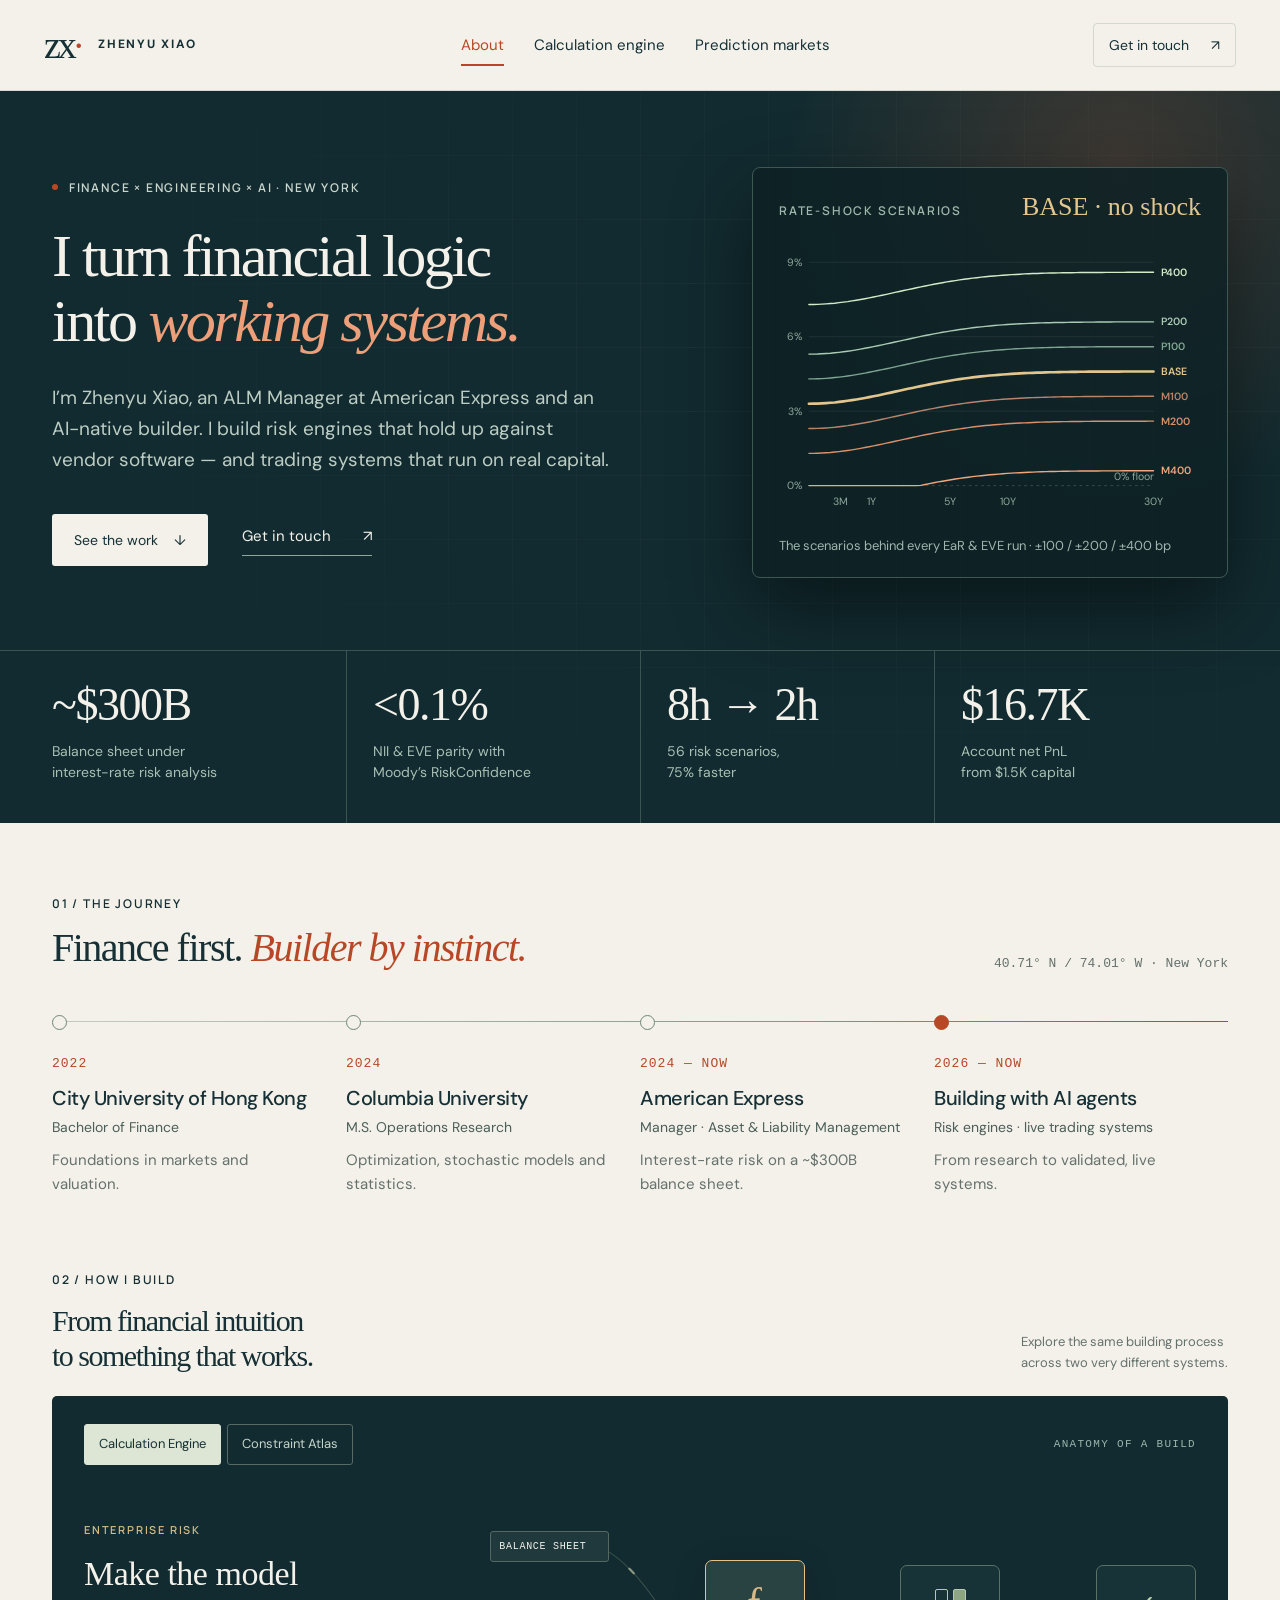
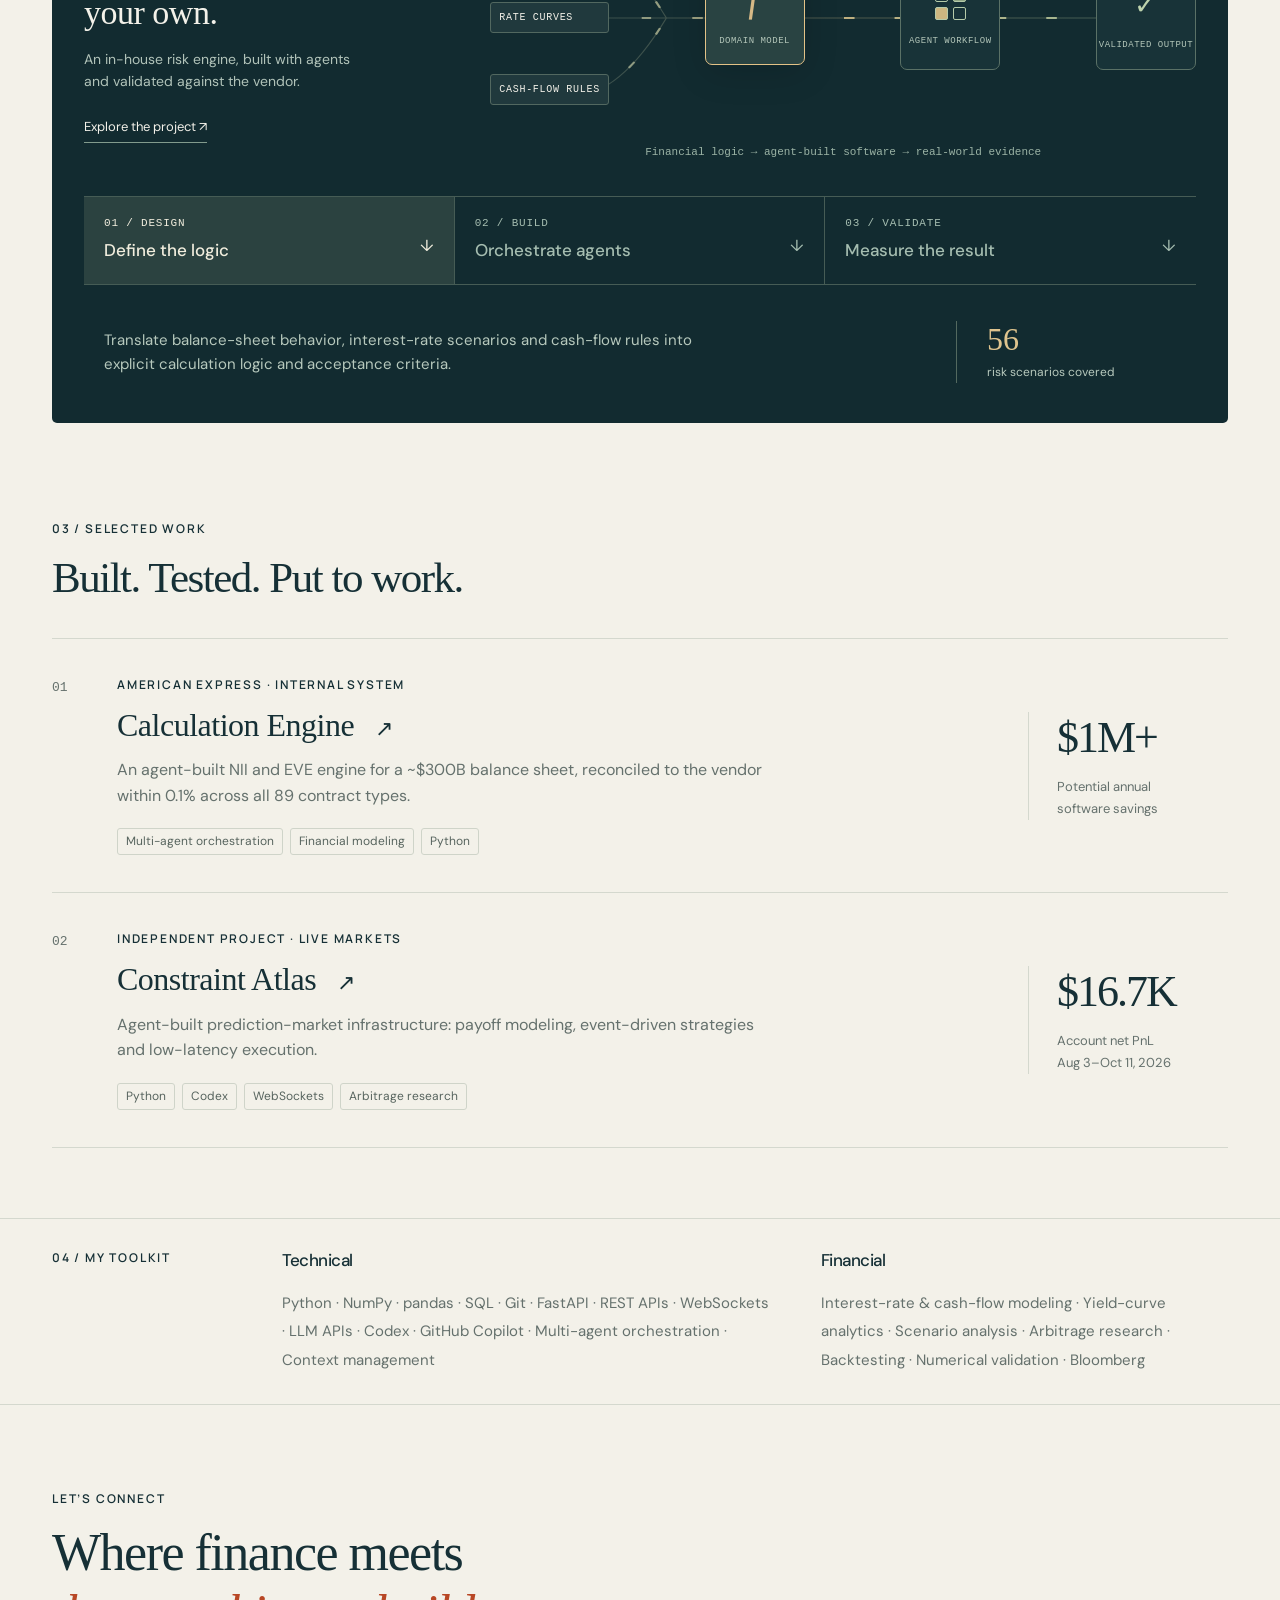
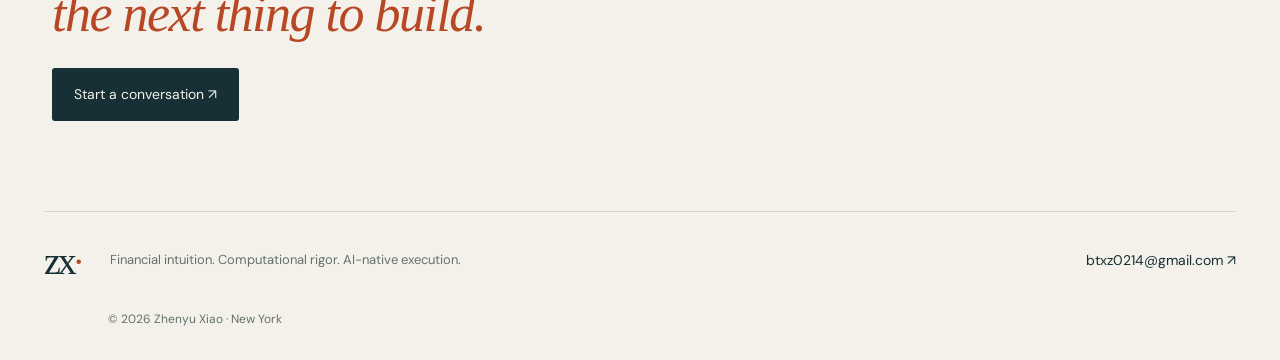
<file: index.html>
<!doctype html><html lang="en"><head><meta charset="utf-8"><meta name="viewport" content="width=device-width, initial-scale=1"><meta name="description" content="Zhenyu Xiao — finance, AI agents and systems that work in real markets."><meta name="theme-color" content="#eeede6"><title>About — Zhenyu Xiao</title><link rel="icon" href="icon.svg" type="image/svg+xml"><link rel="stylesheet" href="style.css"><script src="data.js" defer></script><script src="app.js" defer></script></head><body><a class="skip" href="#main">Skip to content</a><header class="header"><a class="identity" href="index.html" aria-label="Zhenyu Xiao home"><span class="monogram">zx<span>·</span></span><span class="identity-name">ZHENYU XIAO</span></a><nav aria-label="Main navigation"><a href="index.html" aria-current="page">About</a><a href="calculation-engine.html" >Calculation engine</a><a href="polymarket.html" >Prediction markets</a></nav><a class="contact" href="mailto:btxz0214@gmail.com">Get in touch <span>↗</span></a></header><main id="main"><section class="hero-x" aria-labelledby="hero-title"><div class="hero-glow" aria-hidden="true"></div><div class="wrap hero-layout"><div class="hero-copy"><div class="eyebrow"><span class="status-dot"></span> FINANCE × ENGINEERING × AI · NEW YORK</div><h1 id="hero-title">I turn financial logic<br>into <em>working systems.</em></h1><p>I’m Zhenyu Xiao, an ALM Manager at American Express and an AI-native builder. I build risk engines that hold up against vendor software — and trading systems that run on real capital.</p><div class="hero-actions"><a class="button button-light" href="#work">See the work <span>↓</span></a><a class="text-link" href="mailto:btxz0214@gmail.com">Get in touch <span>↗</span></a></div></div><figure class="curve-card"><figcaption><span class="eyebrow">RATE-SHOCK SCENARIOS</span><strong id="curve-readout">BASE</strong></figcaption><div id="hero-curve" class="hero-curve" role="img" aria-label="Illustrative yield curve with parallel shocks of plus and minus 100, 200 and 400 basis points, floored at zero."></div><p>The scenarios behind every EaR &amp; EVE run · ±100 / ±200 / ±400 bp</p></figure></div><div class="wrap proof"><div><strong data-count="300" data-prefix="~$" data-suffix="B">~$300B</strong><span>Balance sheet under<br>interest-rate risk analysis</span></div><div><strong>&lt;0.1%</strong><span>NII &amp; EVE parity with<br>Moody’s RiskConfidence</span></div><div><strong>8h → 2h</strong><span>56 risk scenarios,<br>75% faster</span></div><div><strong data-count="16.7" data-dec="1" data-prefix="$" data-suffix="K">$16.7K</strong><span>Account net PnL<br>from $1.5K capital</span></div></div></section>
<section class="wrap journey-x" id="journey"><div class="journey-head"><div><span class="eyebrow">01 / THE JOURNEY</span><h2>Finance first. <em>Builder by instinct.</em></h2></div><span class="coords">40.71° N / 74.01° W · New York</span></div><ol class="track"><li><time>2022</time><h3>City University of Hong Kong</h3><span>Bachelor of Finance</span><p>Foundations in markets and valuation.</p></li><li><time>2024</time><h3>Columbia University</h3><span>M.S. Operations Research</span><p>Optimization, stochastic models and statistics.</p></li><li><time>2024 — NOW</time><h3>American Express</h3><span>Manager · Asset &amp; Liability Management</span><p>Interest-rate risk on a ~$300B balance sheet.</p></li><li class="now"><time>2026 — NOW</time><h3>Building with AI agents</h3><span>Risk engines · live trading systems</span><p>From research to validated, live systems.</p></li></ol></section>
<section class="workbench wrap" id="workbench"><div class="field-head"><div><span class="eyebrow">02 / HOW I BUILD</span><h2>From financial intuition<br>to something that works.</h2></div><p>Explore the same building process<br>across two very different systems.</p></div><div class="build-board"><div class="board-nav"><div class="project-toggle" role="group" aria-label="Choose system"><button data-system="engine" aria-pressed="true">Calculation Engine</button><button data-system="poly" aria-pressed="false">Constraint Atlas</button></div><span class="board-label">ANATOMY OF A BUILD</span></div><div class="board-body"><div class="board-story" aria-live="polite"><span class="eyebrow" id="system-category">ENTERPRISE RISK</span><h3 id="system-title">Make the model<br>your own.</h3><p id="system-intro">An in-house risk engine, built with agents and validated against the vendor.</p><a id="system-link" href="calculation-engine.html">Explore the project ↗</a></div><div class="system-drawing"><div class="input-stack"><span id="input-one">BALANCE SHEET</span><span id="input-two">RATE CURVES</span><span id="input-three">CASH-FLOW RULES</span></div><svg class="signal-paths" viewBox="0 0 600 240" preserveAspectRatio="none" aria-hidden="true"><defs><linearGradient id="signal-color"><stop stop-color="#77978b"/><stop offset=".5" stop-color="#d9c38b"/><stop offset="1" stop-color="#aacfa9"/></linearGradient></defs><path d="M0 35 H70 Q110 35 150 120 H600 M0 120 H600 M0 205 H70 Q110 205 150 120"/><path class="signal-flow" d="M0 35 H70 Q110 35 150 120 H600 M0 120 H600 M0 205 H70 Q110 205 150 120"/></svg><div class="model-chip"><span>ƒ</span><small>DOMAIN MODEL</small></div><div class="agent-chip"><div class="agent-tiles"><i></i><i></i><i></i><i></i></div><small>AGENT WORKFLOW</small></div><div class="result-chip"><span>✓</span><small>VALIDATED OUTPUT</small></div><div class="drawing-caption">Financial logic → agent-built software → real-world evidence</div></div></div><div class="build-stages" role="group" aria-label="Explore development stages"><button data-stage="0" aria-pressed="true"><small>01 / DESIGN</small><strong>Define the logic</strong><span>↓</span></button><button data-stage="1" aria-pressed="false"><small>02 / BUILD</small><strong>Orchestrate agents</strong><span>↓</span></button><button data-stage="2" aria-pressed="false"><small>03 / VALIDATE</small><strong>Measure the result</strong><span>↓</span></button></div><div class="stage-detail" aria-live="polite"><p id="stage-copy">Translate balance-sheet behavior, interest-rate scenarios and cash-flow rules into explicit calculation logic and acceptance criteria.</p><div><strong id="stage-metric">56</strong><span id="stage-unit">risk scenarios covered</span></div></div></div></section>
<section class="wrap selected" id="work"><div class="section-heading"><span class="eyebrow">03 / SELECTED WORK</span><h2>Built. Tested. Put to work.</h2></div><a class="project-row" href="calculation-engine.html"><span class="project-index">01</span><div><span class="eyebrow">AMERICAN EXPRESS · INTERNAL SYSTEM</span><h3>Calculation Engine <span>↗</span></h3><p>An agent-built NII and EVE engine for a ~$300B balance sheet, reconciled to the vendor within 0.1% across all 89 contract types.</p><div class="tags"><span>Multi-agent orchestration</span><span>Financial modeling</span><span>Python</span></div></div><div class="project-number"><strong>$1M+</strong><span>Potential annual<br>software savings</span></div></a><a class="project-row" href="polymarket.html"><span class="project-index">02</span><div><span class="eyebrow">INDEPENDENT PROJECT · LIVE MARKETS</span><h3>Constraint Atlas <span>↗</span></h3><p>Agent-built prediction-market infrastructure: payoff modeling, event-driven strategies and low-latency execution.</p><div class="tags"><span>Python</span><span>Codex</span><span>WebSockets</span><span>Arbitrage research</span></div></div><div class="project-number"><strong>$16.7K</strong><span>Account net PnL<br>Aug 3–Oct 11, 2026</span></div></a></section>
<section class="skills wrap"><span class="eyebrow">04 / MY TOOLKIT</span><div><h3>Technical</h3><p>Python · NumPy · pandas · SQL · Git · FastAPI · REST APIs · WebSockets · LLM APIs · Codex · GitHub Copilot · Multi-agent orchestration · Context management</p></div><div><h3>Financial</h3><p>Interest-rate & cash-flow modeling · Yield-curve analytics · Scenario analysis · Arbitrage research · Backtesting · Numerical validation · Bloomberg</p></div></section><section class="outro wrap"><span class="eyebrow">LET’S CONNECT</span><h2>Where finance meets<br><em>the next thing to build.</em></h2><a class="button" href="mailto:btxz0214@gmail.com">Start a conversation ↗</a></section></main><footer><a class="monogram" href="index.html">zx<span>·</span></a><p>Financial intuition. Computational rigor. AI-native execution.</p><a href="mailto:btxz0214@gmail.com">btxz0214@gmail.com ↗</a><small>© 2026 Zhenyu Xiao · New York</small></footer></body></html>
</file>
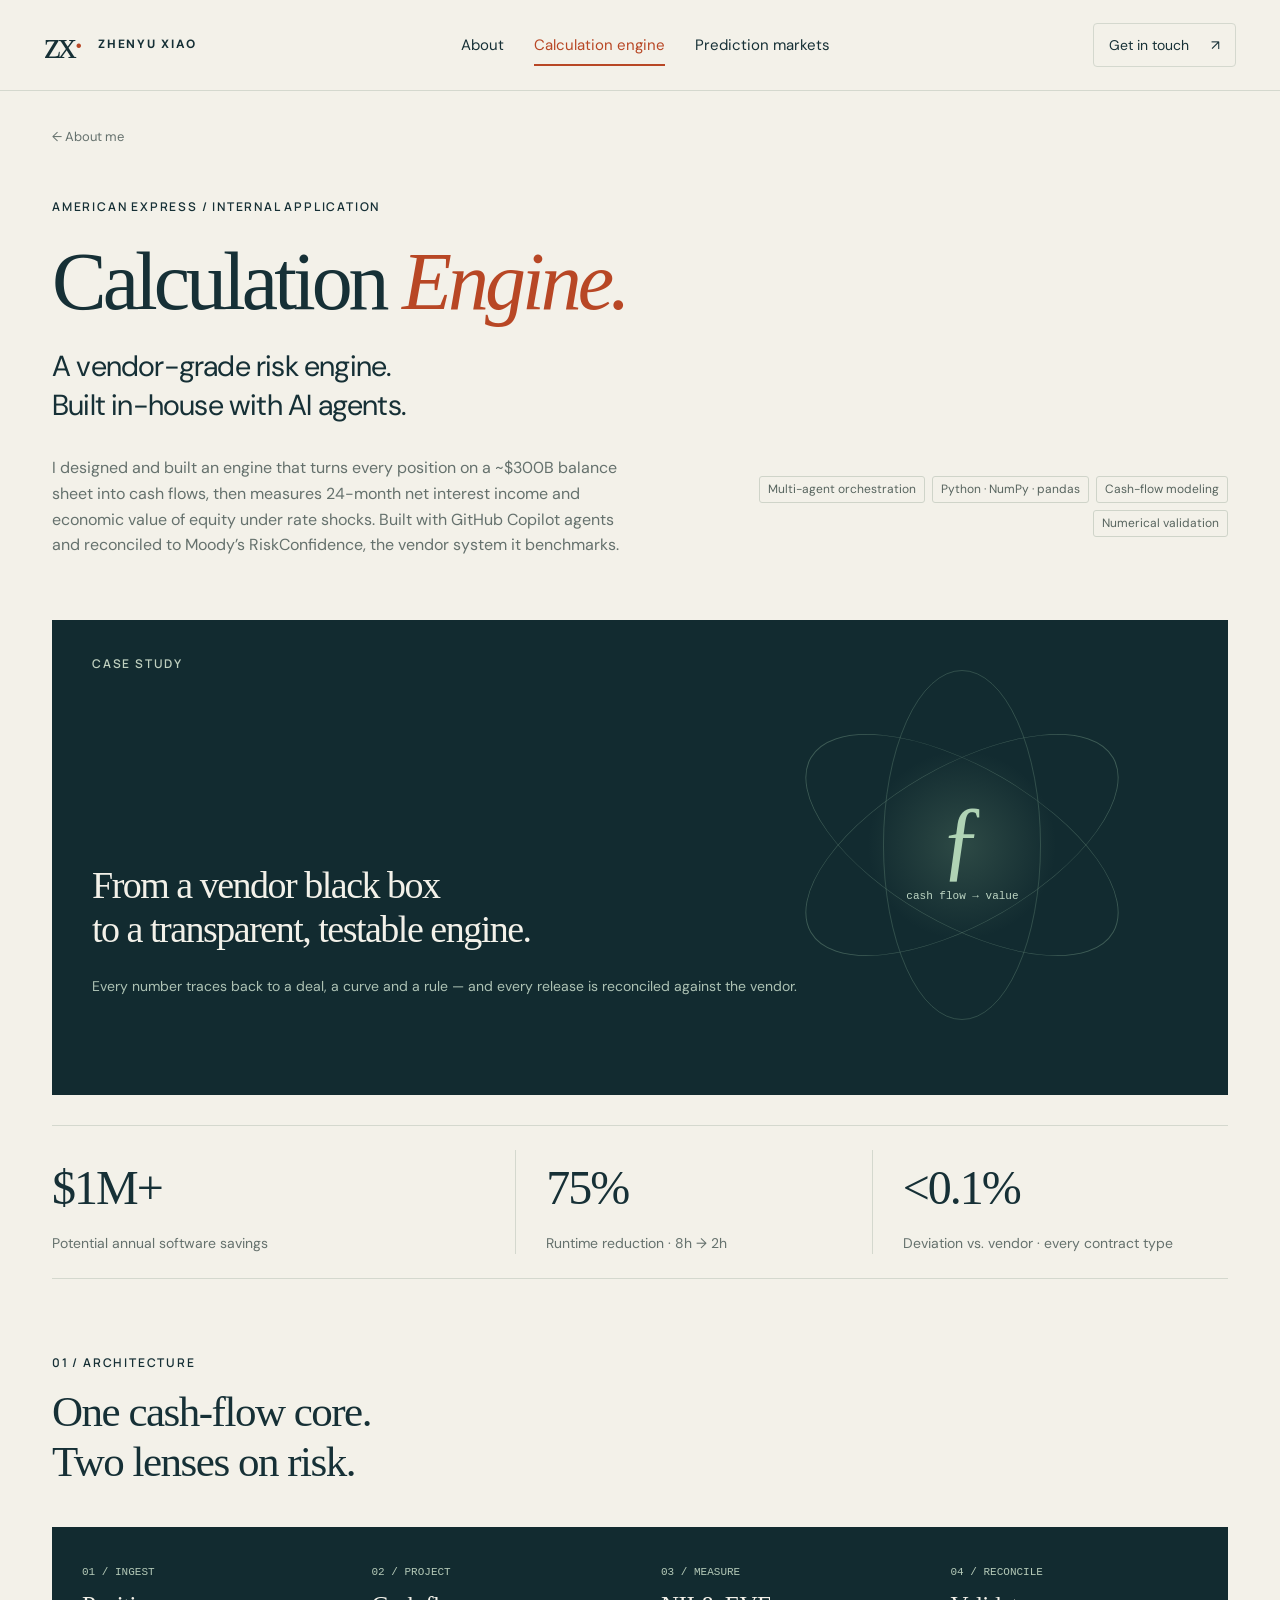
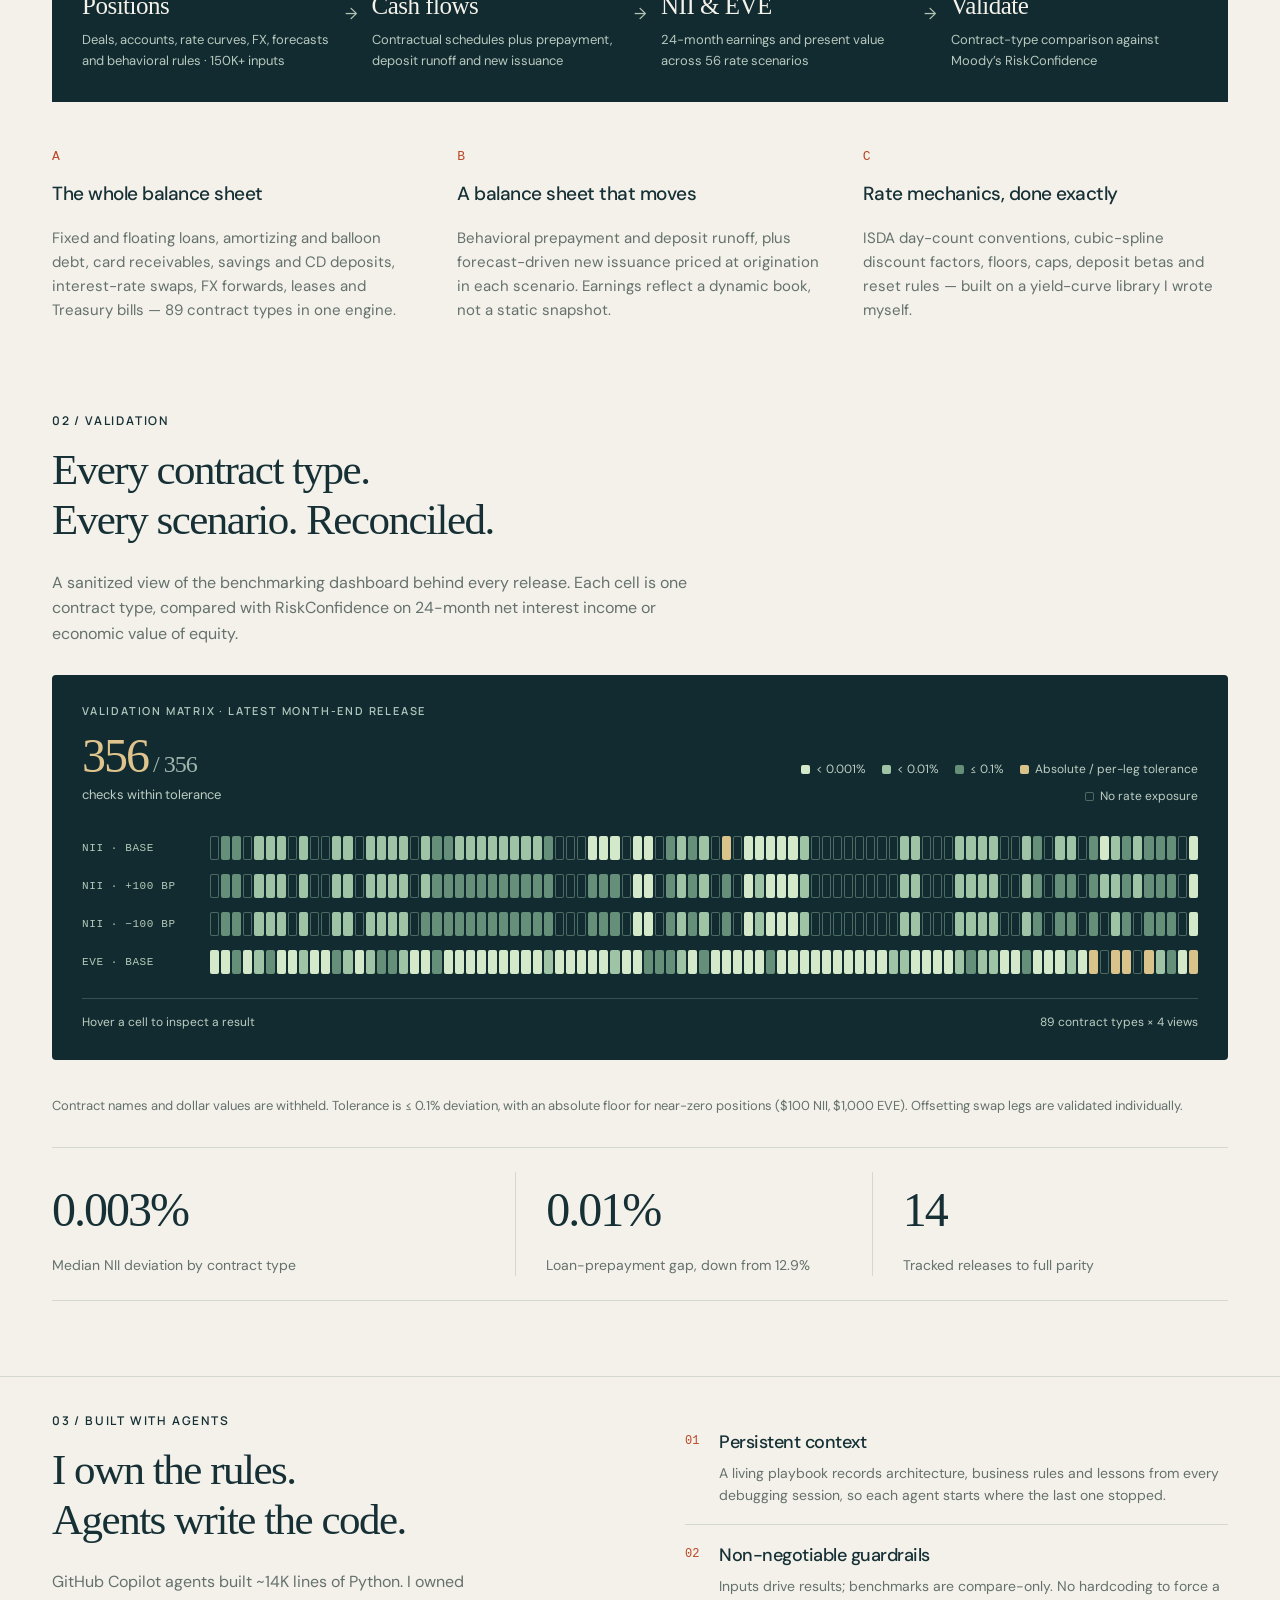
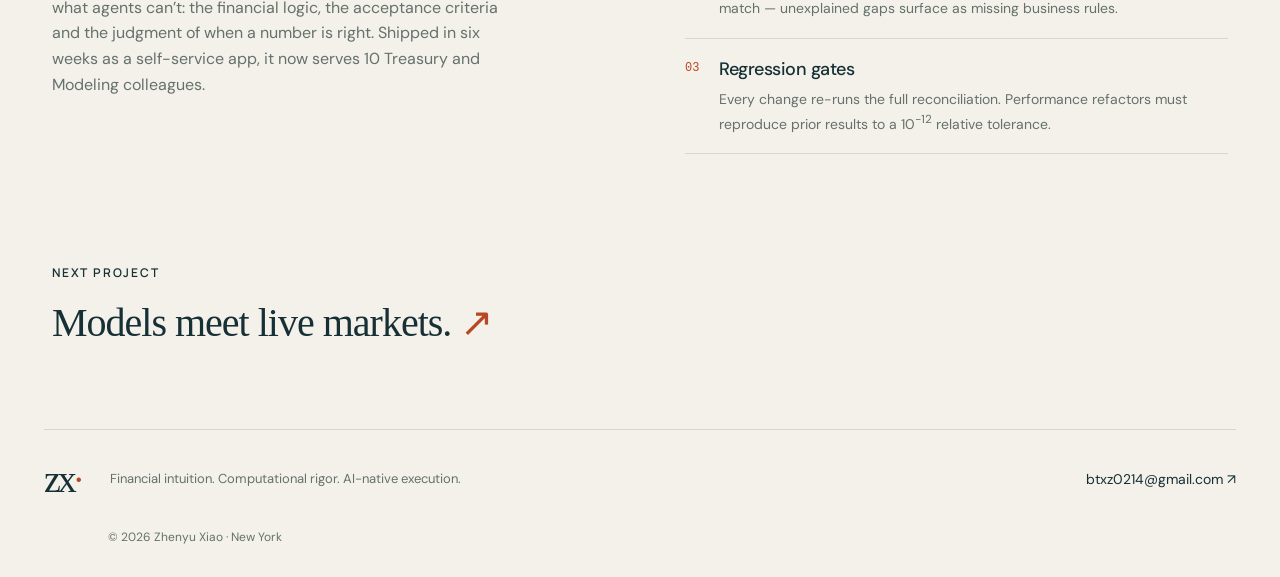
<file: calculation-engine.html>
<!doctype html><html lang="en"><head><meta charset="utf-8"><meta name="viewport" content="width=device-width, initial-scale=1"><meta name="description" content="Zhenyu Xiao — finance, AI agents and systems that work in real markets."><meta name="theme-color" content="#eeede6"><title>Calculation Engine — Zhenyu Xiao</title><link rel="icon" href="icon.svg" type="image/svg+xml"><link rel="stylesheet" href="style.css"><script src="data.js" defer></script><script src="app.js" defer></script></head><body><a class="skip" href="#main">Skip to content</a><header class="header"><a class="identity" href="index.html" aria-label="Zhenyu Xiao home"><span class="monogram">zx<span>·</span></span><span class="identity-name">ZHENYU XIAO</span></a><nav aria-label="Main navigation"><a href="index.html" >About</a><a href="calculation-engine.html" aria-current="page">Calculation engine</a><a href="polymarket.html" >Prediction markets</a></nav><a class="contact" href="mailto:btxz0214@gmail.com">Get in touch <span>↗</span></a></header><main id="main"><section class="wrap project-hero"><a class="back" href="index.html">← About me</a><div class="eyebrow">AMERICAN EXPRESS / INTERNAL APPLICATION</div><h1>Calculation <em>Engine.</em></h1><p class="project-deck">A vendor-grade risk engine.<br>Built in-house with AI agents.</p><div class="project-intro"><p>I designed and built an engine that turns every position on a ~$300B balance sheet into cash flows, then measures 24-month net interest income and economic value of equity under rate shocks. Built with GitHub Copilot agents and reconciled to Moody’s RiskConfidence, the vendor system it benchmarks.</p><div class="tags"><span>Multi-agent orchestration</span><span>Python · NumPy · pandas</span><span>Cash-flow modeling</span><span>Numerical validation</span></div></div></section><section class="wrap"><div class="engine-cover"><span class="eyebrow">CASE STUDY</span><div class="engine-art" aria-hidden="true"><div class="engine-orbit orbit-a"></div><div class="engine-orbit orbit-b"></div><div class="engine-orbit orbit-c"></div><div class="engine-core">ƒ<span>cash flow → value</span></div></div><h2>From a vendor black box<br>to a transparent, testable engine.</h2><p>Every number traces back to a deal, a curve and a rule — and every release is reconciled against the vendor.</p></div><div class="metrics engine-metrics"><div><strong>$1M+</strong><p>Potential annual software savings</p></div><div><strong>75%</strong><p>Runtime reduction · 8h → 2h</p></div><div><strong>&lt;0.1%</strong><p>Deviation vs. vendor · every contract type</p></div></div></section>
<section class="wrap engineering"><div class="section-heading"><span class="eyebrow">01 / ARCHITECTURE</span><h2>One cash-flow core.<br>Two lenses on risk.</h2></div><div class="architecture"><div><span>01 / INGEST</span><h3>Positions</h3><p>Deals, accounts, rate curves, FX, forecasts and behavioral rules · 150K+ inputs</p></div><i>→</i><div><span>02 / PROJECT</span><h3>Cash flows</h3><p>Contractual schedules plus prepayment, deposit runoff and new issuance</p></div><i>→</i><div><span>03 / MEASURE</span><h3>NII &amp; EVE</h3><p>24-month earnings and present value across 56 rate scenarios</p></div><i>→</i><div><span>04 / RECONCILE</span><h3>Validate</h3><p>Contract-type comparison against Moody’s RiskConfidence</p></div></div><div class="engineering-grid"><article><span class="small-index">A</span><h3>The whole balance sheet</h3><p>Fixed and floating loans, amortizing and balloon debt, card receivables, savings and CD deposits, interest-rate swaps, FX forwards, leases and Treasury bills — 89 contract types in one engine.</p></article><article><span class="small-index">B</span><h3>A balance sheet that moves</h3><p>Behavioral prepayment and deposit runoff, plus forecast-driven new issuance priced at origination in each scenario. Earnings reflect a dynamic book, not a static snapshot.</p></article><article><span class="small-index">C</span><h3>Rate mechanics, done exactly</h3><p>ISDA day-count conventions, cubic-spline discount factors, floors, caps, deposit betas and reset rules — built on a yield-curve library I wrote myself.</p></article></div></section>
<section class="wrap validation"><div class="section-heading"><span class="eyebrow">02 / VALIDATION</span><h2>Every contract type.<br>Every scenario. Reconciled.</h2></div><p class="validation-intro">A sanitized view of the benchmarking dashboard behind every release. Each cell is one contract type, compared with RiskConfidence on 24-month net interest income or economic value of equity.</p><div class="chart-panel matrix-panel"><div class="matrix-head"><div><span class="eyebrow">VALIDATION MATRIX · LATEST MONTH-END RELEASE</span><strong>356<small> / 356</small></strong><p>checks within tolerance</p></div><div class="matrix-legend" aria-hidden="true"><span><i class="c0"></i>&lt; 0.001%</span><span><i class="c1"></i>&lt; 0.01%</span><span><i class="c2"></i>≤ 0.1%</span><span><i class="c3"></i>Absolute / per-leg tolerance</span><span><i class="cz"></i>No rate exposure</span></div></div><div id="validation-matrix" class="matrix" role="img" aria-label="Validation matrix of 89 contract types across NII base, plus 100 and minus 100 basis-point scenarios, and EVE. All 356 checks are within tolerance."></div><div class="matrix-readout"><span id="matrix-readout" aria-live="polite">Hover a cell to inspect a result</span><span>89 contract types × 4 views</span></div></div><p class="method-note">Contract names and dollar values are withheld. Tolerance is ≤ 0.1% deviation, with an absolute floor for near-zero positions ($100 NII, $1,000 EVE). Offsetting swap legs are validated individually.</p><div class="metrics validation-metrics"><div><strong>0.003%</strong><p>Median NII deviation by contract type</p></div><div><strong>0.01%</strong><p>Loan-prepayment gap, down from 12.9%</p></div><div><strong>14</strong><p>Tracked releases to full parity</p></div></div></section>
<section class="agent-section wrap"><div><span class="eyebrow">03 / BUILT WITH AGENTS</span><h2>I own the rules.<br>Agents write the code.</h2><p>GitHub Copilot agents built ~14K lines of Python. I owned what agents can’t: the financial logic, the acceptance criteria and the judgment of when a number is right. Shipped in six weeks as a self-service app, it now serves 10 Treasury and Modeling colleagues.</p></div><ol class="agent-loop"><li><span>01</span><div><h3>Persistent context</h3><p>A living playbook records architecture, business rules and lessons from every debugging session, so each agent starts where the last one stopped.</p></div></li><li><span>02</span><div><h3>Non-negotiable guardrails</h3><p>Inputs drive results; benchmarks are compare-only. No hardcoding to force a match — unexplained gaps surface as missing business rules.</p></div></li><li><span>03</span><div><h3>Regression gates</h3><p>Every change re-runs the full reconciliation. Performance refactors must reproduce prior results to a 10<sup>−12</sup> relative tolerance.</p></div></li></ol></section>
<section class="next-project wrap"><span class="eyebrow">NEXT PROJECT</span><a href="polymarket.html">Models meet live markets. <span>↗</span></a></section></main><footer><a class="monogram" href="index.html">zx<span>·</span></a><p>Financial intuition. Computational rigor. AI-native execution.</p><a href="mailto:btxz0214@gmail.com">btxz0214@gmail.com ↗</a><small>© 2026 Zhenyu Xiao · New York</small></footer></body></html>
</file>
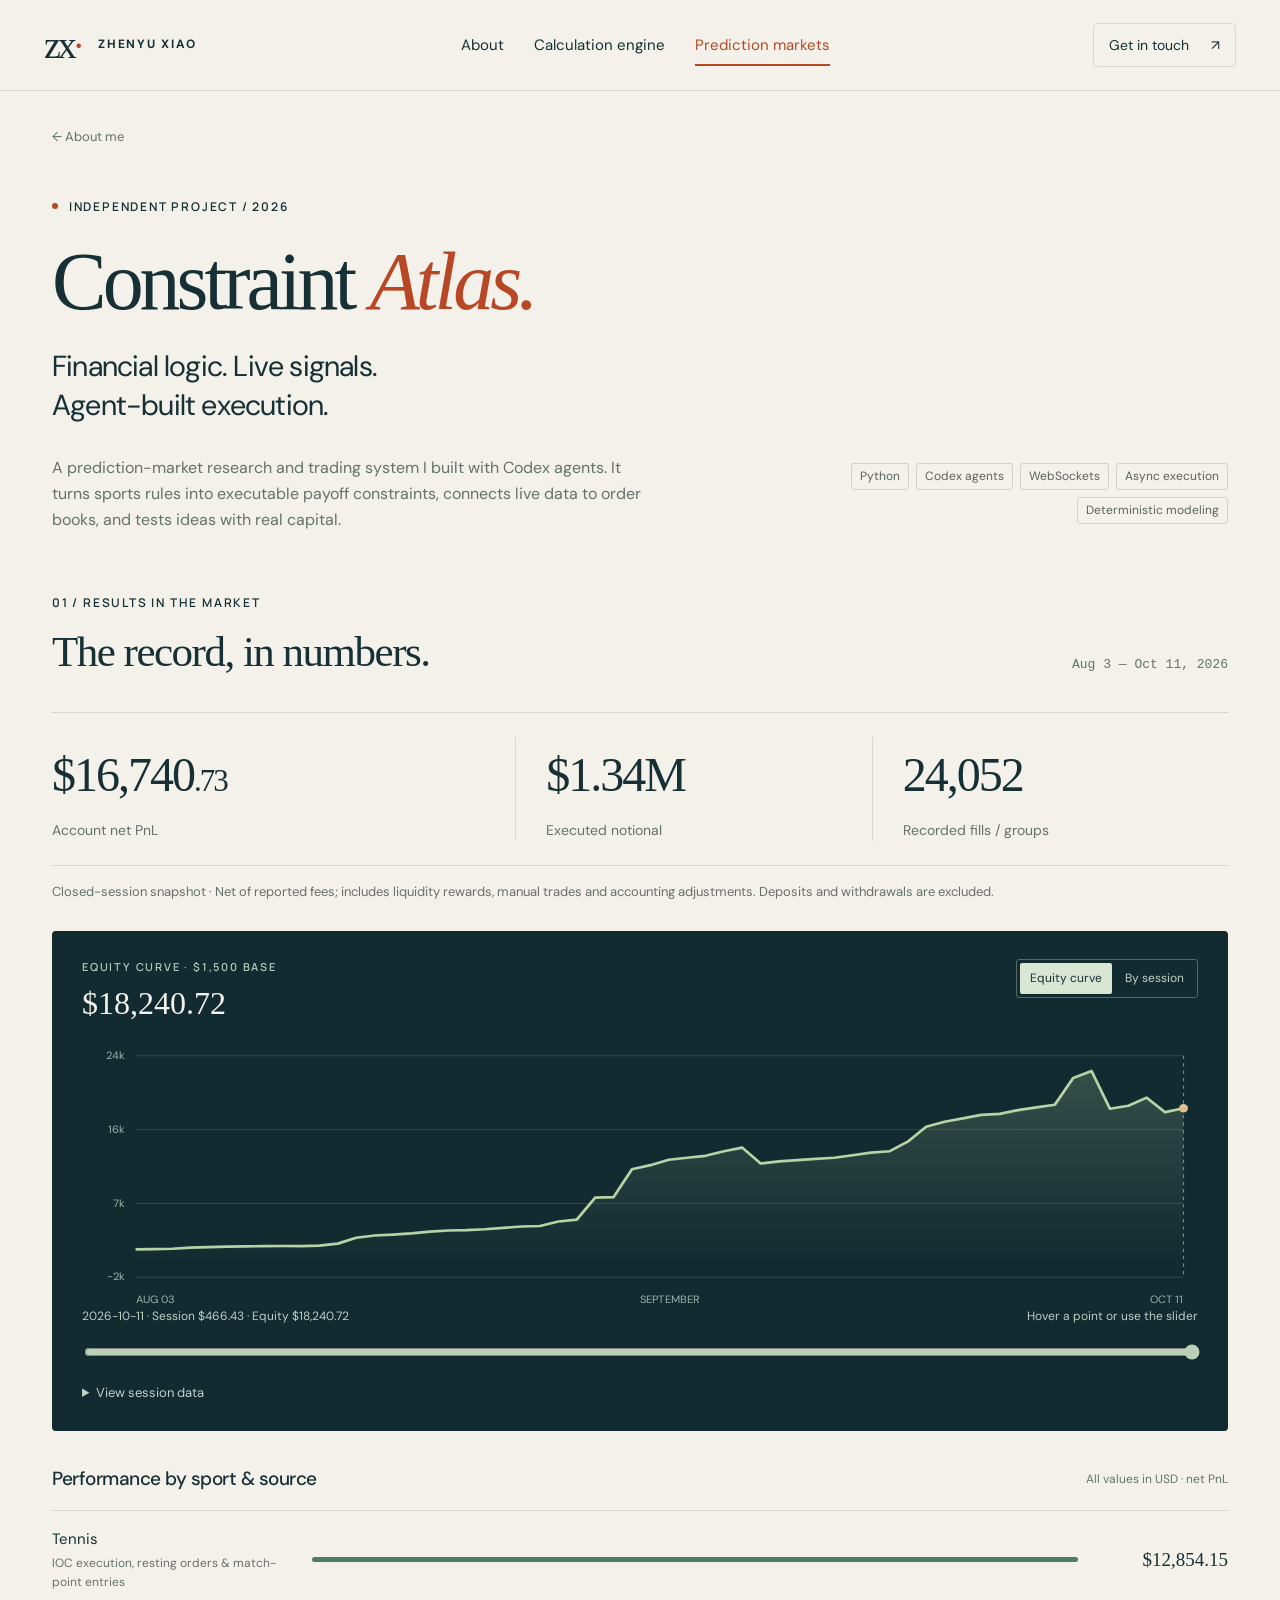
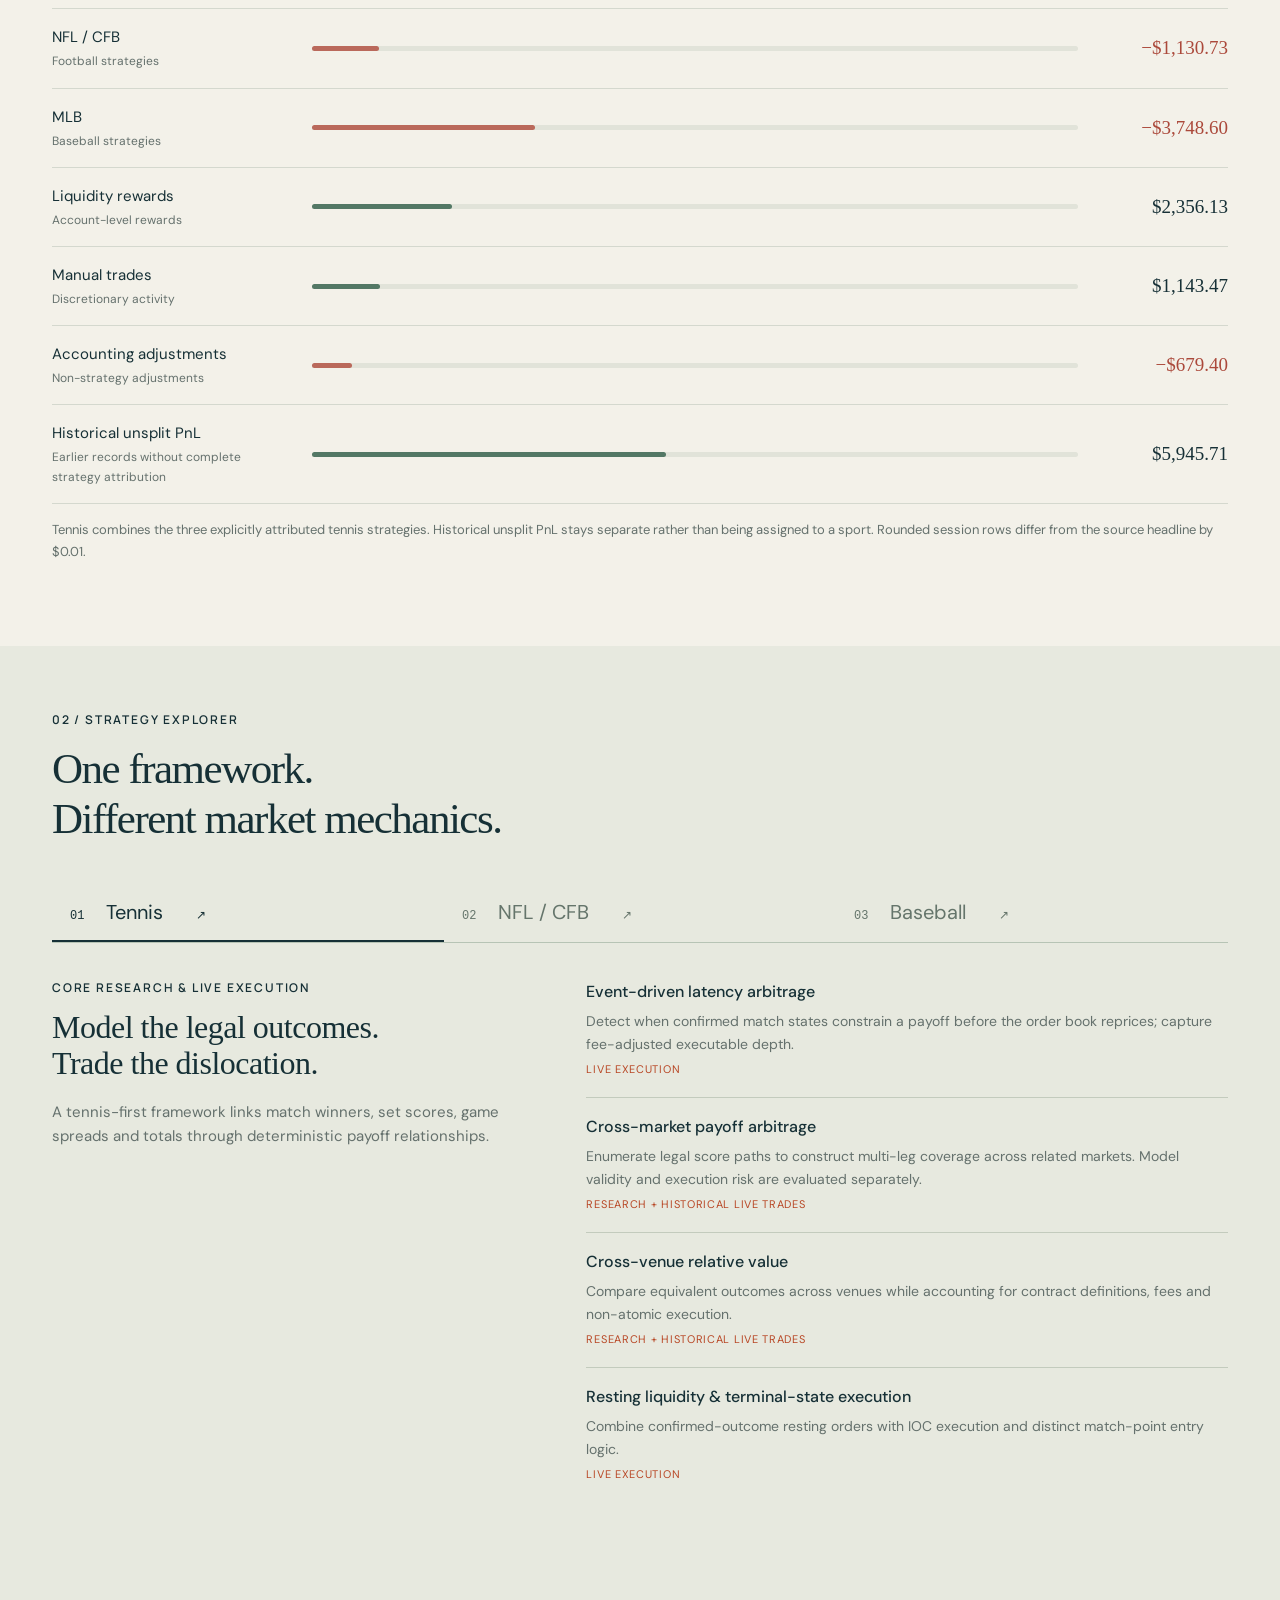
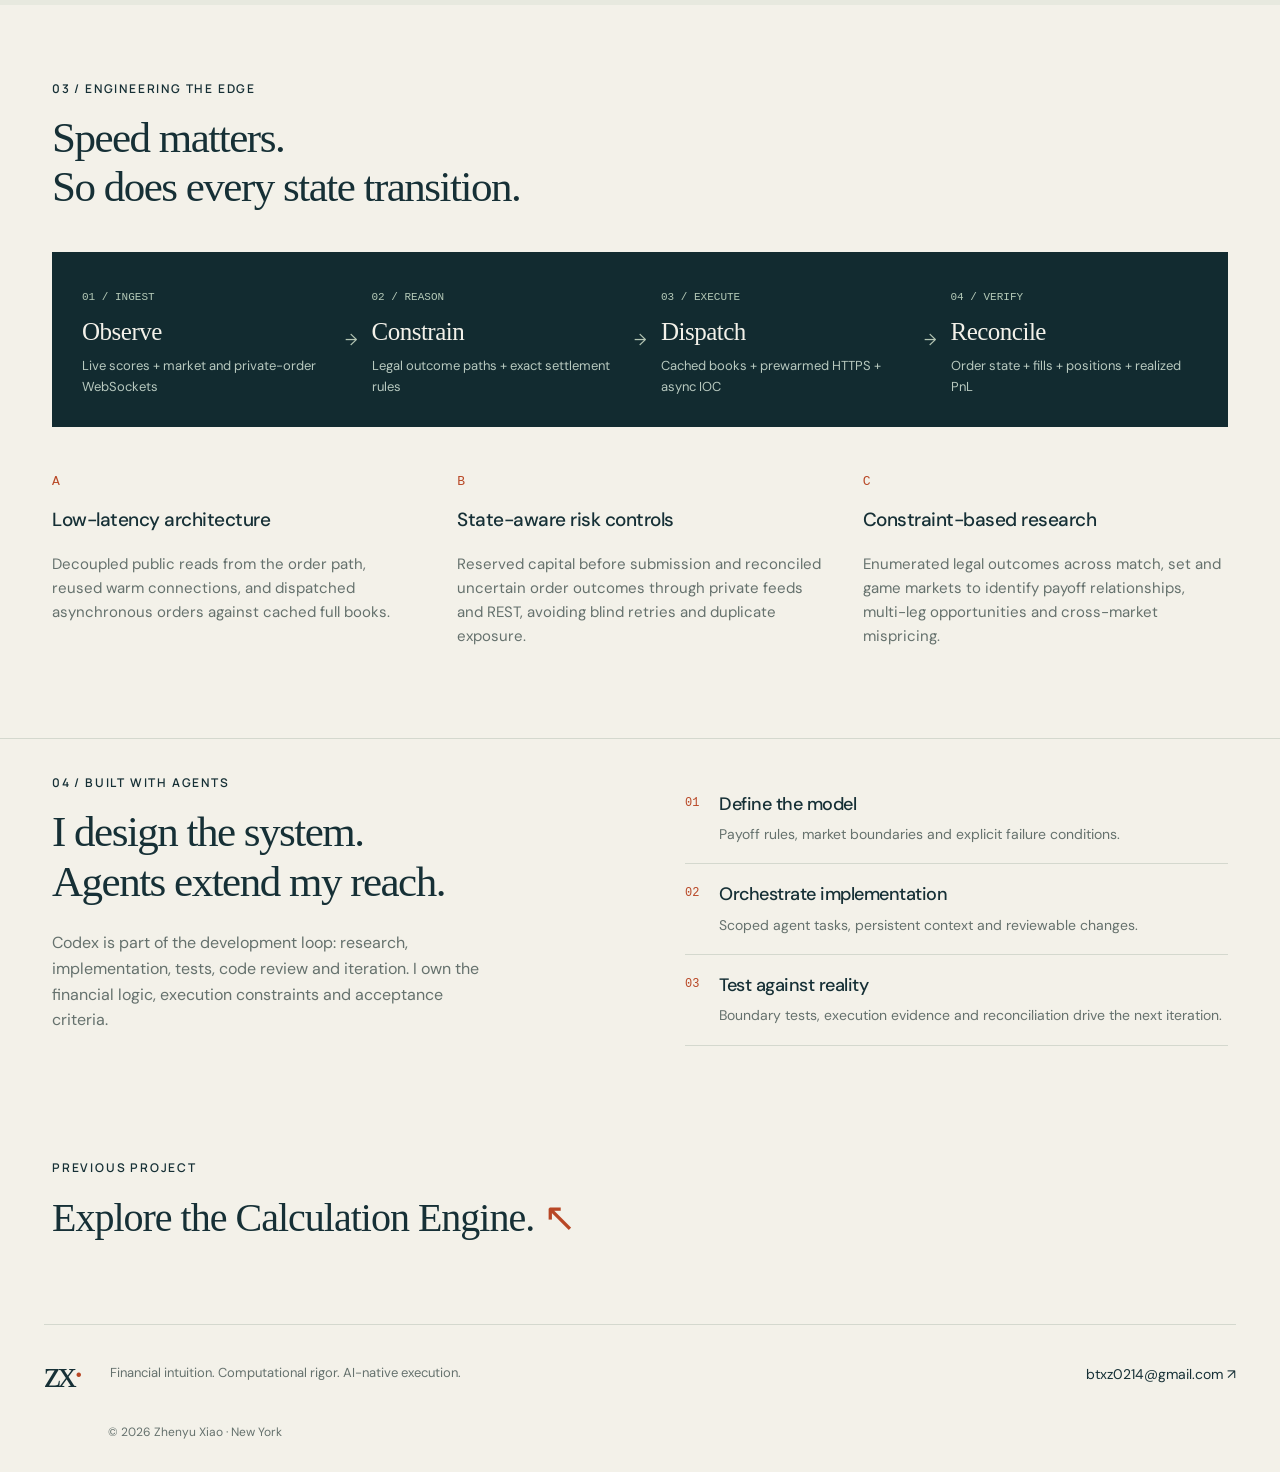
<file: polymarket.html>
<!doctype html><html lang="en"><head><meta charset="utf-8"><meta name="viewport" content="width=device-width, initial-scale=1"><meta name="description" content="Zhenyu Xiao — finance, AI agents and systems that work in real markets."><meta name="theme-color" content="#eeede6"><title>Constraint Atlas — Zhenyu Xiao</title><link rel="icon" href="icon.svg" type="image/svg+xml"><link rel="stylesheet" href="style.css"><script src="data.js" defer></script><script src="app.js" defer></script></head><body><a class="skip" href="#main">Skip to content</a><header class="header"><a class="identity" href="index.html" aria-label="Zhenyu Xiao home"><span class="monogram">zx<span>·</span></span><span class="identity-name">ZHENYU XIAO</span></a><nav aria-label="Main navigation"><a href="index.html" >About</a><a href="calculation-engine.html" >Calculation engine</a><a href="polymarket.html" aria-current="page">Prediction markets</a></nav><a class="contact" href="mailto:btxz0214@gmail.com">Get in touch <span>↗</span></a></header><main id="main"><section class="wrap project-hero"><a class="back" href="index.html">← About me</a><div class="eyebrow"><span class="status-dot"></span> INDEPENDENT PROJECT / 2026</div><h1>Constraint <em>Atlas.</em></h1><p class="project-deck">Financial logic. Live signals.<br>Agent-built execution.</p><div class="project-intro"><p>A prediction-market research and trading system I built with Codex agents. It turns sports rules into executable payoff constraints, connects live data to order books, and tests ideas with real capital.</p><div class="tags"><span>Python</span><span>Codex agents</span><span>WebSockets</span><span>Async execution</span><span>Deterministic modeling</span></div></div></section>
<section class="performance wrap" id="performance"><div class="section-heading"><span class="eyebrow">01 / RESULTS IN THE MARKET</span><h2>The record, in numbers.</h2><span class="period">Aug 3 — Oct 11, 2026</span></div><div class="metrics"><div><strong>$16,740<span>.73</span></strong><p>Account net PnL</p></div><div><strong>$1.34M</strong><p>Executed notional</p></div><div><strong>24,052</strong><p>Recorded fills / groups</p></div></div><p class="method-note">Closed-session snapshot · Net of reported fees; includes liquidity rewards, manual trades and accounting adjustments. Deposits and withdrawals are excluded.</p><div class="chart-panel"><div class="chart-header"><div><span class="eyebrow">EQUITY CURVE · $1,500 BASE</span><strong id="chart-value">$18,240.72</strong></div><div class="chart-switch" role="group" aria-label="Performance chart mode"><button data-chart="equity" aria-pressed="true">Equity curve</button><button data-chart="session" aria-pressed="false">By session</button></div></div><div id="pnl-chart" class="pnl-chart"></div><div class="chart-bottom"><span id="chart-date" aria-live="polite">Full period · 57 closed sessions</span><span>Hover a point or use the slider</span></div><input id="session-slider" aria-label="Inspect trading session" type="range" min="0" max="56" value="56"><details class="chart-data"><summary>View session data</summary><div class="table-scroll"><table><thead><tr><th>Session</th><th>Net PnL</th><th>Equity</th></tr></thead><tbody id="session-table"></tbody></table></div></details></div><div class="breakdown-head"><h3>Performance by sport & source</h3><span>All values in USD · net PnL</span></div><div class="breakdown" id="breakdown"></div><p class="method-note">Tennis combines the three explicitly attributed tennis strategies. Historical unsplit PnL stays separate rather than being assigned to a sport. Rounded session rows differ from the source headline by $0.01.</p></section>
<section class="strategy-section"><div class="wrap"><div class="section-heading"><span class="eyebrow">02 / STRATEGY EXPLORER</span><h2>One framework.<br>Different market mechanics.</h2></div><div class="sport-switch" role="group" aria-label="Choose sport"><button data-sport="tennis" aria-pressed="true">01 <span>Tennis</span> ↗</button><button data-sport="football" aria-pressed="false">02 <span>NFL / CFB</span> ↗</button><button data-sport="baseball" aria-pressed="false">03 <span>Baseball</span> ↗</button></div><div class="strategy-content" id="strategy-content" aria-live="polite"></div></div></section>
<section class="wrap engineering"><div class="section-heading"><span class="eyebrow">03 / ENGINEERING THE EDGE</span><h2>Speed matters.<br>So does every state transition.</h2></div><div class="architecture"><div><span>01 / INGEST</span><h3>Observe</h3><p>Live scores + market and private-order WebSockets</p></div><i>→</i><div><span>02 / REASON</span><h3>Constrain</h3><p>Legal outcome paths + exact settlement rules</p></div><i>→</i><div><span>03 / EXECUTE</span><h3>Dispatch</h3><p>Cached books + prewarmed HTTPS + async IOC</p></div><i>→</i><div><span>04 / VERIFY</span><h3>Reconcile</h3><p>Order state + fills + positions + realized PnL</p></div></div><div class="engineering-grid"><article><span class="small-index">A</span><h3>Low-latency architecture</h3><p>Decoupled public reads from the order path, reused warm connections, and dispatched asynchronous orders against cached full books.</p></article><article><span class="small-index">B</span><h3>State-aware risk controls</h3><p>Reserved capital before submission and reconciled uncertain order outcomes through private feeds and REST, avoiding blind retries and duplicate exposure.</p></article><article><span class="small-index">C</span><h3>Constraint-based research</h3><p>Enumerated legal outcomes across match, set and game markets to identify payoff relationships, multi-leg opportunities and cross-market mispricing.</p></article></div></section>
<section class="agent-section wrap"><div><span class="eyebrow">04 / BUILT WITH AGENTS</span><h2>I design the system.<br>Agents extend my reach.</h2><p>Codex is part of the development loop: research, implementation, tests, code review and iteration. I own the financial logic, execution constraints and acceptance criteria.</p></div><ol class="agent-loop"><li><span>01</span><div><h3>Define the model</h3><p>Payoff rules, market boundaries and explicit failure conditions.</p></div></li><li><span>02</span><div><h3>Orchestrate implementation</h3><p>Scoped agent tasks, persistent context and reviewable changes.</p></div></li><li><span>03</span><div><h3>Test against reality</h3><p>Boundary tests, execution evidence and reconciliation drive the next iteration.</p></div></li></ol></section><section class="next-project wrap"><span class="eyebrow">PREVIOUS PROJECT</span><a href="calculation-engine.html">Explore the Calculation Engine. <span>↖</span></a></section></main><footer><a class="monogram" href="index.html">zx<span>·</span></a><p>Financial intuition. Computational rigor. AI-native execution.</p><a href="mailto:btxz0214@gmail.com">btxz0214@gmail.com ↗</a><small>© 2026 Zhenyu Xiao · New York</small></footer></body></html>
</file>
<file: style.css>
@import url('https://fonts.googleapis.com/css2?family=DM+Sans:wght@400;500;600;700&family=Manrope:wght@400;500;600;700;800&display=swap');
:root{--paper:#f3f1e9;--ink:#163036;--muted:#65716d;--line:#d4d8ce;--accent:#b84725;--dark:#122b30;--mint:#a6c5b0;--negative:#ab493b}*{box-sizing:border-box}html{scroll-behavior:smooth;scroll-padding-top:110px}body{margin:0;color:var(--ink);background:var(--paper);font:16px/1.6 'DM Sans',Arial,sans-serif}a{color:inherit;text-decoration:none}button,input{font:inherit}button,a,input{touch-action:manipulation}button{cursor:pointer}button:focus-visible,a:focus-visible,input:focus-visible,summary:focus-visible{outline:3px solid #de754d;outline-offset:5px}::selection{background:#e2ae7d;color:#102a2e}.wrap{max-width:1280px;margin:auto;padding-left:52px;padding-right:52px}.header{max-width:1440px;margin:auto;padding:22px 44px;display:flex;align-items:center;justify-content:space-between;gap:30px;border-bottom:1px solid var(--line)}.identity{display:flex;align-items:center;gap:18px}.monogram{font-family:Georgia,serif;font-size:38px;letter-spacing:-3px;line-height:1}.monogram span{color:var(--accent)}.identity-name{font-size:12px;letter-spacing:1.7px;font-weight:700}.header nav{display:flex;gap:30px;font-size:15px}.header nav a{padding:11px 0;position:relative}.header nav a[aria-current]{color:var(--accent)}.header nav a[aria-current]:after{content:'';position:absolute;bottom:2px;left:0;width:100%;height:2px;background:var(--accent)}.contact{font-size:14px;border:1px solid var(--line);padding:10px 15px;border-radius:4px}.contact span{margin-left:18px}.skip{position:fixed;top:-100px;background:white;padding:10px;z-index:99}.skip:focus{top:0}.eyebrow{display:block;font:600 12px/1.5 'Manrope',Arial,sans-serif;letter-spacing:1.8px}.status-dot{display:inline-block;width:6px;height:6px;background:var(--accent);border-radius:50%;vertical-align:2px;margin-right:7px}h1,h2,h3,p{margin-top:0}h1,h2,h3{font-weight:500}h1{font-family:Georgia,'Times New Roman',serif;font-size:clamp(44px,6.4vw,88px);letter-spacing:-4px;line-height:1.09;margin:29px 0 33px}em{font-family:Georgia,serif;font-weight:400;color:var(--accent)}h2{font-family:Georgia,serif;font-size:43px;letter-spacing:-1.5px;line-height:1.16;margin:15px 0 24px}h3{font-size:21px;line-height:1.35;letter-spacing:-.5px}p{color:var(--muted)}.hero{padding-top:73px;padding-bottom:64px}.hero-bottom{display:flex;justify-content:space-between;align-items:end;gap:50px}.hero-bottom p{max-width:640px;font-size:16px;margin:0}.text-link{font-size:15px;border-bottom:1px solid var(--ink);padding-bottom:7px;white-space:nowrap}.text-link span{margin-left:50px}.field-section{padding-bottom:36px}.field-head{display:flex;align-items:end;justify-content:space-between;gap:40px;margin-bottom:22px}.field-head h2{font-size:30px;margin-bottom:0}.field-head p{font-size:13px;margin:0}.field{position:relative;border-radius:5px;background:var(--dark);height:465px;overflow:hidden;color:var(--paper)}#constellation{position:absolute;width:100%;height:100%;inset:0}.field-grid{position:absolute;inset:0;pointer-events:none;background:linear-gradient(90deg,transparent 49.9%,#b9d4bd0a 50%,transparent 50.1%),linear-gradient(transparent 49.8%,#b9d4bd0a 50%,transparent 50.2%);background-size:90px 90px}.field-top{position:absolute;top:23px;left:30px;right:30px;display:flex;justify-content:space-between;align-items:center;font-size:9px;letter-spacing:1.6px;color:#bdd1c5}.field-top button{font-size:10px;color:#bdd1c5;border:0;background:transparent;padding:6px;letter-spacing:0}.field-controls{position:absolute;bottom:26px;left:30px;display:flex;gap:8px}.field-controls button{color:#b9cbc2;background:#17383c;border:1px solid #4b6260;border-radius:3px;padding:8px 12px;font-size:10px}.field-controls button[aria-pressed=true]{color:#172e33;background:#deebdb;border-color:#deebdb}.field-caption{position:absolute;top:119px;left:6%;width:32%;pointer-events:none}.field-caption a{pointer-events:auto;font-size:11px;border-bottom:1px solid #adbcac;padding-bottom:5px;display:inline-block;margin-top:10px}.field-caption h3{font-family:Georgia,serif;font-size:30px;margin:13px 0 17px;letter-spacing:-.6px}.field-caption p{color:#a5bbb4;font-size:13px;max-width:270px}.field-caption>span{font-family:monospace;font-size:10px;color:#c2b384}.field-note{position:absolute;bottom:31px;right:30px;font-size:9px;color:#9fb5ad}.orbit-label{position:absolute;font:9px monospace;letter-spacing:1px;color:#c6d7c4;pointer-events:none}.label-one{top:90px;left:53%}.label-two{top:340px;left:51%}.label-three{top:203px;right:3%}.selected{padding-top:62px;padding-bottom:70px}.section-heading{position:relative;margin-bottom:35px}.section-heading h2{margin-bottom:0}.project-row{display:grid;grid-template-columns:40px 1fr 200px;gap:25px;padding:37px 0;border-top:1px solid var(--line);transition:background .2s}.project-row:last-child{border-bottom:1px solid var(--line)}.project-row:hover{background:#e9e9df}.project-index{font:13px monospace;padding-top:4px;color:var(--muted)}.project-row h3{font-family:Georgia,serif;font-size:32px;margin:10px 0}.project-row h3 span{font-family:Arial;font-size:22px;margin-left:13px;display:inline-block;transition:transform .2s}.project-row:hover h3 span{transform:translate(3px,-3px)}.project-row p{font-size:16px;max-width:650px;margin-bottom:20px}.tags{display:flex;flex-wrap:wrap;gap:7px}.tags span{font-size:12px;border:1px solid #cfd4c9;border-radius:3px;padding:3px 8px;color:#57645e}.project-number{border-left:1px solid var(--line);padding-left:28px;align-self:center}.project-number strong{display:block;font:500 44px Georgia,serif;letter-spacing:-2px}.project-number span{display:block;font-size:13px;line-height:1.7;color:var(--muted);margin-top:13px}.journey{display:grid;grid-template-columns:1fr 1.1fr;gap:90px;padding-top:30px;padding-bottom:90px}.journey-intro p{max-width:330px;font-size:14px}.location{border-top:1px solid var(--line);margin-top:45px;padding-top:20px;max-width:240px}.location span,.location strong{display:block}.location span{font:10px monospace;color:var(--muted)}.location strong{font-size:15px;margin-top:7px;font-weight:500}.timeline{border-left:1px solid #b7c2b5;padding-left:32px}.timeline article{position:relative;padding-bottom:33px}.timeline article:last-child{padding-bottom:0}.timeline article:before{content:'';position:absolute;top:7px;left:-37px;width:9px;height:9px;background:var(--paper);border:1px solid #708679;border-radius:50%}.timeline article:first-child:before{background:var(--accent);border-color:var(--accent)}.timeline time{font:10px monospace;color:var(--accent);letter-spacing:1px}.timeline h3{font-size:21px;margin:10px 0 4px}.timeline article>span{font-size:12px;color:#4c5e59}.timeline p{font-size:13px;margin:13px 0 0}.skills{border-top:1px solid var(--line);border-bottom:1px solid var(--line);padding-top:30px;padding-bottom:30px;display:grid;grid-template-columns:180px 1.2fr 1fr;gap:50px}.skills h3{font-size:17px}.skills p{font-size:15px;margin:0;line-height:1.9}.outro{padding-top:85px;padding-bottom:90px}.outro h2{font-size:52px}.button{display:inline-block;background:var(--ink);color:var(--paper);padding:15px 22px;font-size:14px;border-radius:3px}.button:hover{background:#274e52}footer{border-top:1px solid var(--line);margin:0 44px;padding:30px 0;display:flex;align-items:center;gap:30px;flex-wrap:wrap}footer p{font-size:13px;margin:0;flex:1}footer>a:not(.monogram){font-size:14px}footer small{font-size:12px;color:var(--muted);width:100%;padding-left:64px}.project-hero{padding-top:32px;padding-bottom:62px}.back{font-size:13px;color:var(--muted);display:inline-block;margin-bottom:50px}.project-hero h1{margin:21px 0}.project-deck{font-size:29px;color:var(--ink);line-height:1.35;letter-spacing:-.8px;margin-bottom:30px}.project-intro{display:grid;grid-template-columns:1.2fr 1fr;gap:90px;align-items:center}.project-intro p{font-size:16px;margin:0}.project-intro .tags{justify-content:flex-end}.performance{padding-bottom:70px}.period{position:absolute;right:0;bottom:5px;font:13px monospace;color:var(--muted)}.metrics{display:grid;grid-template-columns:1.3fr 1fr 1fr;border-top:1px solid var(--line);border-bottom:1px solid var(--line);padding:24px 0}.metrics>div{padding-left:30px;border-left:1px solid var(--line)}.metrics>div:first-child{padding-left:0;border:0}.metrics strong{font-family:Georgia,serif;font-weight:400;font-size:48px;letter-spacing:-2px}.metrics strong span{font-size:31px}.metrics p{font-size:14px;margin:5px 0 0}.method-note{font-size:13px;line-height:1.7;margin-top:15px}.chart-panel{background:var(--dark);color:var(--paper);padding:28px 30px;border-radius:4px;margin:28px 0 35px}.chart-header{display:flex;justify-content:space-between;align-items:start}.chart-header .eyebrow{color:#afc7bc;font-size:11px}.chart-header strong{font:32px Georgia;display:block;margin-top:9px}.chart-switch{display:flex;border:1px solid #526a64;border-radius:3px;padding:3px;gap:3px}.chart-switch button{font-size:12px;border:0;background:transparent;color:#c2d1c8;padding:6px 10px;border-radius:2px}.chart-switch button[aria-pressed=true]{background:#d9e6d4;color:#163036}.pnl-chart{height:265px;margin-top:20px}.pnl-chart svg{height:100%;width:100%;overflow:visible}.chart-bottom{display:flex;justify-content:space-between;gap:20px;font-size:12px;color:#bdcec3}.chart-panel input{width:100%;accent-color:#bad1b6;margin-top:18px;cursor:ew-resize}.chart-data{font-size:13px;color:#c2d1c8;margin-top:15px}.chart-data summary{cursor:pointer}.table-scroll{max-height:260px;overflow:auto;margin-top:15px}table{width:100%;border-collapse:collapse;font-size:13px}td,th{text-align:right;padding:8px 12px;border-bottom:1px solid #365055}td:first-child,th:first-child{text-align:left}.breakdown-head{display:flex;justify-content:space-between;align-items:center}.breakdown-head h3{font-size:19px;margin:0}.breakdown-head>span{font-size:12px;color:var(--muted)}.breakdown{margin-top:18px;border-top:1px solid var(--line)}.breakdown-row{display:grid;grid-template-columns:235px 1fr 125px;align-items:center;gap:25px;border-bottom:1px solid var(--line);padding:16px 0}.breakdown-label{font-size:15px}.breakdown-label small{display:block;font-size:12px;color:var(--muted);margin-top:3px}.bar-track{height:5px;position:relative;background:#e1e3d9;border-radius:4px}.bar-fill{display:block;height:5px;background:#537865;border-radius:4px}.breakdown-row.negative .bar-fill{background:#ba695b}.breakdown-value{text-align:right;font:19px Georgia}.negative .breakdown-value{color:var(--negative)}.strategy-section{background:#e7e9df;padding:65px 0}.sport-switch{display:flex;border-bottom:1px solid #b7c4b5;margin-top:40px}.sport-switch button{flex:1;text-align:left;border:0;background:transparent;color:#65756b;padding:15px 18px;font:12px monospace;border-bottom:2px solid transparent}.sport-switch button span{font:20px 'DM Sans',Arial;margin:0 26px 0 14px}.sport-switch button[aria-pressed=true]{border-color:var(--ink);color:var(--ink)}.strategy-content{display:grid;grid-template-columns:.85fr 1.2fr;gap:80px;padding:36px 0 38px;min-height:360px}.strategy-content h3{font:32px/1.15 Georgia;margin:12px 0 18px}.strategy-content p{font-size:15px}.strategy-content .family{border-top:1px solid #c3cbbd;padding:16px 0}.family h4{font-size:16px;font-weight:500;margin:0 0 6px}.family p{font-size:14px;margin:0}.family:first-child{border:0;padding-top:0}.family em{font:11px 'DM Sans';color:var(--accent);font-style:normal;letter-spacing:.7px;display:inline-block;margin-top:7px}.constraint-demo{border-top:1px solid #bfc9ba;padding-top:32px;display:grid;grid-template-columns:1fr 1fr;gap:70px}.constraint-demo h3{font:26px Georgia;margin:12px 0 20px}.constraint-demo p{font-size:13px}.constraint-demo .method-note{font-size:10px}.demo-console{padding:25px;background:#f4f4eb;border:1px solid #c7d0bf;border-radius:3px}.demo-heading{display:flex;justify-content:space-between;align-items:center;font:10px monospace}.demo-heading strong{font:40px Georgia}.demo-console label{font-size:11px;display:block;margin:12px 0}.demo-console input{width:100%;accent-color:var(--ink)}.demo-scale{display:flex;justify-content:space-between;font:9px monospace;color:var(--muted)}.payoff-state{margin-top:30px;border-top:1px solid var(--line);padding-top:20px;font:11px monospace;color:#687467}.payoff-state span{display:block;font:12px 'DM Sans';margin-top:7px}.payoff-state.locked{color:#206444}.engineering{padding-top:75px;padding-bottom:75px}.architecture{display:flex;background:var(--dark);color:var(--paper);padding:30px;gap:15px;margin:40px 0}.architecture>div{flex:1}.architecture>i{align-self:center;font-style:normal;color:#b3c4b3}.architecture span{font:11px monospace;color:#b4c9b7}.architecture h3{font:25px Georgia;margin:10px 0}.architecture p{font-size:13px;color:#b8c9bf;margin:0}.engineering-grid{display:grid;grid-template-columns:repeat(3,1fr);gap:40px}.engineering-grid h3{font-size:19px;margin-top:14px}.engineering-grid p{font-size:15px}.small-index{font:13px monospace;color:var(--accent)}.agent-section{display:grid;grid-template-columns:1fr 1fr;gap:90px;padding-top:35px;padding-bottom:75px;border-top:1px solid var(--line)}.agent-section>div>p{font-size:16px;max-width:450px}.agent-loop{list-style:none;padding:0;margin:0}.agent-loop li{display:flex;gap:20px;padding:18px 0;border-bottom:1px solid var(--line)}.agent-loop li>span{font:12px monospace;color:var(--accent);padding-top:4px}.agent-loop h3{font-size:18px;margin-bottom:7px}.agent-loop p{font-size:14px;margin:0}.next-project{padding-top:35px;padding-bottom:80px}.next-project>a{font:40px/1.3 Georgia;display:block;margin-top:15px;letter-spacing:-1px}.next-project>a>span{color:var(--accent)}.engine-cover{min-height:475px;position:relative;background:var(--dark);color:var(--paper);padding:35px 40px;overflow:hidden}.engine-cover>.eyebrow{color:#bfd0bf}.engine-cover h2{position:relative;margin-top:190px;max-width:650px;font-size:38px}.engine-cover p{position:relative;color:#adc2b4;font-size:14px}.engine-art{position:absolute;right:6%;top:30px;width:390px;height:390px}.engine-orbit{position:absolute;border:1px solid #6f948078;border-radius:50%;inset:20px;transform:rotate(-30deg) scaleY(.45)}.orbit-b{transform:rotate(30deg) scaleY(.45)}.orbit-c{transform:rotate(90deg) scaleY(.45)}.engine-core{position:absolute;inset:100px;display:flex;align-items:center;justify-content:center;flex-direction:column;font:90px Georgia;color:#b0d3b5;border-radius:50%;background:radial-gradient(#799e8044,transparent 70%)}.engine-core span{font:11px monospace;color:#bed6c4;white-space:nowrap}.engine-metrics{margin-top:30px}.engine-summary{display:grid;grid-template-columns:1fr 1fr;gap:80px;padding-top:80px;padding-bottom:70px}.engine-summary article{padding:20px 0;border-bottom:1px solid var(--line)}.engine-summary article:first-child{padding-top:0}.engine-summary h3{font-size:18px}.engine-summary p{font-size:13px;margin:0}.placeholder{background:#e6e8dd;padding-top:35px;padding-bottom:40px}.placeholder p{max-width:650px;font-size:14px}.placeholder-grid{display:flex;gap:40px;border-top:1px solid #c4ccbd;padding-top:22px;margin-top:30px;font:10px monospace;color:#6c7a6a}
@media(min-width:1500px){.hero h1{font-size:88px}}@media(max-width:1000px){.wrap{padding-left:30px;padding-right:30px}.header{padding:18px 30px;gap:20px}.identity-name{display:none}.header nav{gap:20px}.journey,.agent-section{gap:45px}.skills{grid-template-columns:1fr 1fr;gap:30px}.skills>.eyebrow{grid-column:1/-1}.project-row{grid-template-columns:25px 1fr 150px;gap:18px}.field-caption{width:36%}.field-caption h3{font-size:27px}.field-note{display:none}.label-three{right:2%;font-size:8px}.project-intro{gap:40px}.strategy-content{gap:40px}.constraint-demo{gap:35px}.metrics strong{font-size:40px}.breakdown-row{grid-template-columns:210px 1fr 115px;gap:20px}.engine-art{right:-5%}.engine-cover h2{font-size:34px}}@media(max-width:650px){.wrap{padding-left:22px;padding-right:22px}.header{padding:15px 22px;flex-wrap:wrap;gap:15px}.identity-name{display:block;font-size:10px}.monogram{font-size:33px}.header nav{order:3;width:100%;gap:22px;justify-content:space-between;font-size:13px}.header nav a{padding:3px 0 8px}.contact{font-size:12px;padding:7px 10px}.contact span{margin-left:7px}.hero{padding-top:43px;padding-bottom:42px}h1{font-size:45px;letter-spacing:-2px;line-height:1.12;margin-top:23px}h2{font-size:33px;letter-spacing:-1px}.hero-bottom{display:block}.hero-bottom p{font-size:14px}.hero-bottom .text-link{display:inline-block;margin-top:24px}.field-head{display:block}.field-head h2{font-size:27px}.field-head p{margin-top:14px;font-size:12px}.field{height:560px}.field-top{left:20px;right:18px;top:18px;font-size:8px}.field-caption{top:72px;left:23px;width:80%}.field-caption h3{font-size:26px}.field-caption p{font-size:12px;max-width:290px}.field-caption a{margin-top:0}.field-controls{left:15px;right:15px;bottom:17px;gap:4px;justify-content:center}.field-controls button{padding:8px 7px;font-size:9px}.label-one{top:308px;left:14%}.label-two{top:464px;left:25%}.label-three{top:399px;right:6%;font-size:7px}.selected{padding-top:30px;padding-bottom:50px}.project-row{grid-template-columns:20px 1fr;gap:12px;padding:26px 0}.project-row h3{font-size:27px}.project-row p{font-size:15px}.project-number{grid-column:2;border:0;border-top:1px solid var(--line);padding:15px 0 0;display:flex;align-items:center;gap:18px}.project-number strong{font-size:32px}.project-number span{font-size:12px;margin:0}.journey{display:block;padding-top:10px;padding-bottom:45px}.journey-intro{margin-bottom:30px}.location{display:none}.timeline{margin-left:4px;padding-left:25px}.timeline article:before{left:-30px}.skills{display:block;padding-top:25px;padding-bottom:10px}.skills>div{margin:25px 0}.outro{padding-top:48px;padding-bottom:50px}.outro h2{font-size:37px}footer{margin:0 22px;gap:17px;padding-top:22px}footer p{font-size:12px;flex-basis:70%}footer>a:not(.monogram){font-size:13px}footer small{padding:0}.project-hero{padding-top:25px;padding-bottom:40px}.back{margin-bottom:35px}.project-hero h1{font-size:45px}.project-deck{font-size:23px}.project-intro{display:block}.project-intro .tags{justify-content:flex-start;margin-top:22px}.period{position:static;display:block;margin-top:15px}.metrics{padding:18px 0;grid-template-columns:1.2fr 1fr 1fr}.metrics>div{padding-left:12px}.metrics strong{font-size:27px;letter-spacing:-1.2px}.metrics strong span{font-size:19px}.metrics p{font-size:12px}.method-note{font-size:12px}.chart-panel{padding:20px 15px}.chart-header .eyebrow{font-size:9px;letter-spacing:1px}.chart-header strong{font-size:25px}.chart-switch button{font-size:11px;padding:5px}.pnl-chart{height:220px}.chart-bottom{font-size:11px;display:block}.chart-bottom>span:last-child{display:block;margin-top:5px}.breakdown-head{display:block}.breakdown-head>span{display:block;margin-top:5px}.breakdown-row{grid-template-columns:1fr 92px;gap:9px}.breakdown-label{font-size:14px}.bar-track{grid-column:1;grid-row:auto}.breakdown-value{grid-column:2;grid-row:1/3;font-size:17px}.breakdown-row{position:relative}.breakdown-row .breakdown-value{grid-row:1}.breakdown-label small{font-size:11px}.performance{padding-bottom:45px}.strategy-section{padding-top:40px;padding-bottom:40px}.sport-switch{margin-top:24px}.sport-switch button{padding:12px 5px;font-size:10px}.sport-switch button span{font-size:15px;margin:0 5px}.strategy-content{display:block;padding-top:28px;min-height:0}.strategy-content h3{font-size:29px}.strategy-content>div:last-child{margin-top:25px}.constraint-demo{display:block;padding-top:25px}.demo-console{margin-top:25px}.engineering{padding-top:45px;padding-bottom:40px}.architecture{display:grid;grid-template-columns:1fr;gap:15px;padding:25px;margin:25px 0}.architecture>i{transform:rotate(90deg);justify-self:start;margin-left:5px}.architecture p{max-width:250px}.engineering-grid{display:block}.engineering-grid article{margin-top:25px}.agent-section{display:block;padding-top:30px;padding-bottom:40px}.agent-loop{margin-top:20px}.next-project{padding-bottom:45px}.next-project>a{font-size:30px}.engine-cover{padding:25px;min-height:430px}.engine-cover h2{margin-top:240px;font-size:27px}.engine-art{width:270px;height:270px;right:3%;top:35px}.engine-core{inset:70px;font-size:65px}.engine-core span{font-size:9px}.engine-summary{display:block;padding-top:45px;padding-bottom:45px}.engine-summary>div:last-child{margin-top:30px}.placeholder-grid{gap:20px;flex-wrap:wrap;font-size:9px}}
@media(prefers-reduced-motion:reduce){html{scroll-behavior:auto}*,*:before,*:after{animation:none!important;transition:none!important}}
/* Interactive system workbench */
.workbench{padding-top:15px;padding-bottom:35px}.hero+.journey{padding-top:20px}.build-board{background:var(--dark);color:var(--paper);border-radius:5px;padding:28px 32px;overflow:hidden}.board-nav{display:flex;align-items:center;justify-content:space-between;gap:20px}.project-toggle{display:flex;gap:6px}.project-toggle button{border:1px solid #566b66;border-radius:3px;padding:9px 14px;color:#c5d4ca;background:transparent;font-size:13px}.project-toggle button[aria-pressed=true]{background:#dde6d4;color:#163036;border-color:#dde6d4}.board-label{font:11px monospace;letter-spacing:1.3px;color:#9ab5aa}.board-body{display:grid;grid-template-columns:.8fr 1.5fr;gap:30px;align-items:center;padding:43px 0 38px}.board-story>.eyebrow{font-size:11px;color:#d4ba86}.board-story h3{font:34px/1.16 Georgia;margin:15px 0}.board-story p{font-size:14px;color:#b1c3b9;max-width:270px}.board-story>a{display:inline-block;font-size:13px;border-bottom:1px solid #829b8d;padding:5px 0;margin-top:5px}.system-drawing{position:relative;min-height:250px;display:flex;align-items:center;justify-content:space-between;gap:14px;padding-bottom:30px}.signal-paths{position:absolute;inset:0;width:100%;height:220px}.signal-paths path{fill:none;stroke:url(#signal-color);stroke-width:1;opacity:.3}.signal-paths .signal-flow{stroke-width:2;stroke-dasharray:8 35;opacity:.85;animation:signal 8s linear infinite}.input-stack{position:relative;display:flex;flex-direction:column;justify-content:space-between;height:184px;padding:5px 0;z-index:1}.input-stack span{font:10px monospace;letter-spacing:.7px;background:#20393d;border:1px solid #526860;border-radius:3px;padding:9px 8px;white-space:nowrap}.model-chip,.agent-chip,.result-chip{position:relative;background:#183338;border:1px solid #5a7166;border-radius:7px;width:100px;height:105px;display:flex;align-items:center;justify-content:center;flex-direction:column;gap:16px;z-index:1;transition:border-color .3s,background .3s,transform .3s}.model-chip>span{font:40px Georgia;color:#d6b986;line-height:1}.result-chip>span{font-size:27px;color:#bdd3ad;line-height:1.4}.system-drawing small{font:9px monospace;letter-spacing:.5px;color:#b3c6b9;white-space:nowrap}.agent-tiles{display:grid;grid-template-columns:repeat(2,13px);gap:5px}.agent-tiles i{height:13px;border:1px solid #b6cba9;border-radius:2px}.agent-tiles i:nth-child(2){background:#8da584}.agent-tiles i:nth-child(3){background:#ccb680}.drawing-caption{position:absolute;bottom:0;left:0;right:0;text-align:center;font:11px monospace;color:#9bb3a5}.build-board[data-stage="0"] .model-chip,.build-board[data-stage="1"] .agent-chip,.build-board[data-stage="2"] .result-chip{border-color:#e3c287;background:#294342;transform:translateY(-5px);box-shadow:0 8px 35px #0002}.build-stages{display:grid;grid-template-columns:repeat(3,1fr);border-top:1px solid #465c55;border-bottom:1px solid #465c55}.build-stages button{position:relative;padding:20px;text-align:left;border:0;border-right:1px solid #465c55;color:#a5bdb0;background:transparent}.build-stages button:last-child{border-right:0}.build-stages button[aria-pressed=true]{color:#f1eddd;background:#2b4240}.build-stages small{display:block;font:11px monospace;letter-spacing:.8px;margin-bottom:8px}.build-stages strong{font-size:17px;font-weight:500}.build-stages button>span{position:absolute;right:20px;top:36px}.stage-detail{display:flex;align-items:center;justify-content:space-between;gap:50px;padding:24px 20px 0;min-height:110px}.stage-detail>p{font-size:15px;max-width:620px;color:#b7c9bd;margin:0}.stage-detail>div{min-width:220px;border-left:1px solid #53695f;padding-left:30px}.stage-detail strong{font:32px Georgia;display:block;color:#dfc48e}.stage-detail span{font-size:12px;color:#b7c9bd;display:block;margin-top:5px}@keyframes signal{to{stroke-dashoffset:-344}}
@media(max-width:1000px){.board-body{grid-template-columns:1fr;gap:25px}.board-story{display:grid;grid-template-columns:1fr 1fr;gap:0 25px}.board-story>.eyebrow{grid-column:1/-1}.board-story h3{grid-row:2/4}.board-story p{margin-top:15px}.board-story>a{justify-self:start;margin:0;align-self:start}.system-drawing{max-width:650px;width:100%;margin:auto}.stage-detail{gap:25px}.stage-detail>div{min-width:190px}.board-label{display:none}}
@media(max-width:650px){.build-board{padding:20px 16px}.project-toggle{width:100%}.project-toggle button{flex:1;padding:9px 8px;font-size:12px}.board-body{padding:25px 0}.board-story{display:block}.board-story h3{font-size:30px}.board-story p{max-width:100%}.system-drawing{min-height:230px;gap:8px;flex-wrap:nowrap}.input-stack{height:165px}.input-stack span{font-size:7px;padding:7px 4px;letter-spacing:0}.model-chip,.agent-chip,.result-chip{width:61px;height:85px;gap:12px;flex-shrink:0}.system-drawing small{font-size:6px;letter-spacing:0}.model-chip>span{font-size:31px}.result-chip>span{font-size:23px}.agent-tiles{grid-template-columns:repeat(2,10px);gap:4px}.agent-tiles i{height:10px}.drawing-caption{font-size:9px;bottom:7px}.signal-paths{height:200px}.build-stages button{padding:13px 8px;min-height:82px}.build-stages strong{font-size:13px;display:block}.build-stages small{font-size:9px;letter-spacing:0}.build-stages button>span{display:none}.stage-detail{display:block;padding:18px 8px 0}.stage-detail>p{font-size:14px;min-height:80px}.stage-detail>div{border:0;border-top:1px solid #465c55;padding:14px 0 0;margin-top:18px}.stage-detail strong{font-size:30px}.workbench{padding-top:5px}.hero+.journey{padding-top:0}}
@media(prefers-reduced-motion:reduce){.signal-flow{animation:none!important}}
@media(max-width:1000px){.build-stages button>span{display:none}}
@media(max-width:370px){.model-chip,.agent-chip,.result-chip{width:48px}.system-drawing{gap:4px}.input-stack span{font-size:5px}.system-drawing small{font-size:4px}.project-toggle button{font-size:9px}}
.equity-basis{font-size:12px;color:#b7c9bd;margin:12px 0 0;line-height:1.6}

/* Calculation engine validation matrix */
.validation{padding-bottom:75px}
.validation-intro{font-size:16px;max-width:640px;margin:-10px 0 0}
.matrix-head{display:flex;justify-content:space-between;align-items:end;gap:30px;flex-wrap:wrap}
.matrix-head .eyebrow{color:#afc7bc;font-size:11px}
.matrix-head strong{font:400 48px Georgia,serif;letter-spacing:-2px;display:block;margin-top:9px;color:#dfc48e}
.matrix-head strong small{font-size:24px;color:#9fb5ad;letter-spacing:-1px}
.matrix-head p{font-size:13px;color:#bdcec3;margin:2px 0 0}
.matrix-legend{display:flex;flex-wrap:wrap;gap:8px 16px;font-size:12px;color:#bdcec3;max-width:520px;justify-content:flex-end}
.matrix-legend i,.cells i{background:#d4e9c9}
.matrix-legend i{display:inline-block;width:9px;height:9px;border-radius:2px;margin-right:6px;vertical-align:-1px}
.matrix-panel .c1{background:#9fc4a5}
.matrix-panel .c2{background:#668f7a}
.matrix-panel .c3{background:#d9c38b}
.matrix-panel .cz{background:transparent;box-shadow:inset 0 0 0 1px #4d6a62}
.matrix{display:grid;gap:14px;margin-top:30px}
.lane{display:grid;grid-template-columns:110px 1fr;gap:18px;align-items:center}
.lane>span{font:11px monospace;letter-spacing:.6px;color:#b4c9b7}
.cells{display:grid;grid-template-columns:repeat(89,1fr);gap:2px}
.cells i{display:block;height:24px;border-radius:2px;transition:transform .15s;animation:cell-in .5s backwards;animation-delay:calc(var(--i) * 7ms)}
.cells i.on{transform:scaleY(1.3);outline:1px solid #f1eddd}
.matrix-readout{display:flex;justify-content:space-between;gap:20px;margin-top:24px;padding-top:14px;border-top:1px solid #365055;font-size:12px;color:#bdcec3}
.validation-metrics{margin-top:30px}
@keyframes cell-in{from{opacity:0;transform:scaleY(.2)}}

@media(max-width:650px){.matrix-head strong{font-size:38px}
.matrix-legend{justify-content:flex-start;font-size:11px}
.lane{grid-template-columns:1fr;gap:7px}
.cells{grid-template-columns:repeat(30,1fr)}
.cells i{height:14px}
.matrix-readout{display:block}
.matrix-readout>span:last-child{display:block;margin-top:5px}
.validation{padding-bottom:45px}
}

/* Home hero */
.hero-x{position:relative;background:var(--dark);color:var(--paper);overflow:hidden;padding-top:76px}
.hero-x:before{content:'';position:absolute;inset:0;background-image:linear-gradient(#ffffff09 1px,transparent 1px),linear-gradient(90deg,#ffffff09 1px,transparent 1px);background-size:64px 64px;-webkit-mask-image:radial-gradient(ellipse at 72% 38%,#000 20%,transparent 72%);mask-image:radial-gradient(ellipse at 72% 38%,#000 20%,transparent 72%);pointer-events:none}
.hero-glow{position:absolute;width:760px;height:760px;right:-220px;top:-300px;border-radius:50%;background:radial-gradient(circle,#c2603a40,transparent 62%);pointer-events:none}
.hero-layout{position:relative;display:grid;grid-template-columns:1.15fr .85fr;gap:56px;align-items:center}
.hero-x .eyebrow{color:#c9d6cc}
.hero-x h1{color:#f3f1e9;font-size:clamp(46px,4.7vw,70px);letter-spacing:-2.5px;margin:26px 0 28px}
.hero-x h1 em{color:#ec9f78}
.hero-copy>p{color:#bccdc3;font-size:19px;line-height:1.65;max-width:560px;margin:0}
.hero-actions{display:flex;align-items:center;gap:34px;margin-top:38px}
.button-light{background:#f3f1e9;color:var(--ink)}
.button-light:hover{background:#dfe8dc}
.button span{margin-left:12px}
.hero-x .text-link{border-color:#8fa79a;color:#f3f1e9}
.hero-x .text-link span{margin-left:28px}
.curve-card{margin:0;background:#0d2125d9;border:1px solid #3d5853;border-radius:8px;padding:24px 26px 20px;box-shadow:0 30px 80px #0007}
.curve-card figcaption{display:flex;justify-content:space-between;align-items:baseline;gap:20px}
.curve-card figcaption .eyebrow{color:#9fb8ab}
.curve-card strong{font:400 26px Georgia,serif;white-space:nowrap;transition:color .3s}
.hero-curve{height:290px;margin:14px 0 10px}
.hero-curve svg{display:block;width:100%;height:100%;overflow:visible}
.hero-curve text{font:12px 'DM Sans',Arial,sans-serif;fill:#8fa79a}
.hero-curve .curve{fill:none;stroke-width:1.6;stroke-dasharray:1000;stroke-linecap:round;animation:curve-draw 1.6s cubic-bezier(.3,.7,.2,1) backwards;transition:opacity .4s,stroke-width .4s}
.hero-curve .curve.base{stroke-width:2.6}
.hero-curve.drawn .curve{animation:none}
.hero-curve.cycling .curve:not(.hot),.hero-curve.cycling .curve-label:not(.hot){opacity:.22}
.hero-curve .curve.hot{stroke-width:3}
.hero-curve .curve-label{transition:opacity .4s;font-weight:600}
.curve-card>p{font-size:13px;color:#9fb5ad;margin:0}
@keyframes curve-draw{from{stroke-dashoffset:1000}}
.proof{position:relative;display:grid;grid-template-columns:repeat(4,1fr);margin-top:72px;border-top:1px solid #3a544f}
.proof>div{padding:30px 26px 40px;border-left:1px solid #3a544f}
.proof>div:first-child{border-left:0;padding-left:0}
.proof strong{display:block;font:400 46px/1.05 Georgia,serif;letter-spacing:-1.5px;color:#f3f1e9;white-space:nowrap}
.proof span{display:block;font-size:14px;line-height:1.5;color:#a9bfb3;margin-top:12px}

/* Home journey: compact track */
.journey-x{padding-top:72px;padding-bottom:60px}
.journey-head{display:flex;justify-content:space-between;align-items:end;gap:30px;margin-bottom:44px}
.journey-head h2{margin:12px 0 0;font-size:40px}
.coords{font:13px monospace;color:var(--muted)}
.track{list-style:none;margin:0;padding:0;display:grid;grid-template-columns:repeat(4,1fr);position:relative}
.track:before{content:'';position:absolute;top:6px;left:0;right:0;height:1px;background:linear-gradient(90deg,#c5ccc2,#7f978a 65%,var(--accent))}
.track li{position:relative;padding:34px 30px 0 0}
.track li:before{content:'';position:absolute;top:0;left:0;width:13px;height:13px;border-radius:50%;background:var(--paper);border:1px solid #708679}
.track li.now:before{background:var(--accent);border-color:var(--accent);animation:dot-pulse 2.4s infinite}
.track time{font:13px monospace;color:var(--accent);letter-spacing:1px}
.track h3{font-size:20px;margin:10px 0 4px}
.track span{display:block;font-size:14px;color:#4c5e59}
.track p{font-size:15px;margin:10px 0 0}
@keyframes dot-pulse{0%{box-shadow:0 0 0 0 #b8472566}70%{box-shadow:0 0 0 12px #b8472500}100%{box-shadow:0 0 0 0 #b8472500}}

@media(max-width:1000px){.hero-layout{grid-template-columns:1fr;gap:44px}
.hero-x h1{font-size:56px}
.curve-card{max-width:640px}
.proof{grid-template-columns:repeat(2,1fr)}
.proof>div:nth-child(3){border-left:0;padding-left:0}
.proof>div:nth-child(n+3){border-top:1px solid #3a544f}
.track li{padding-right:18px}
}
@media(max-width:650px){.hero-x{padding-top:44px}
.hero-x h1{font-size:42px;letter-spacing:-1.5px}
.hero-copy>p{font-size:16px}
.hero-actions{gap:24px;flex-wrap:wrap}
.curve-card{padding:18px 16px 16px}
.curve-card strong{font-size:20px}
.hero-curve{height:220px}
.proof{margin-top:44px}
.proof>div{padding:22px 12px 26px}
.proof>div:nth-child(odd){padding-left:0}
.proof>div:nth-child(even){border-left:1px solid #3a544f}
.proof strong{font-size:32px}
.proof span{font-size:12px}
.journey-x{padding-top:45px;padding-bottom:40px}
.journey-head{display:block;margin-bottom:30px}
.journey-head h2{font-size:30px}
.coords{display:block;margin-top:12px;font-size:12px}
.track{grid-template-columns:1fr}
.track:before{top:0;bottom:0;left:6px;right:auto;width:1px;height:auto;background:linear-gradient(180deg,#c5ccc2,#7f978a 65%,var(--accent))}
.track li{padding:0 0 24px 32px}
.track li:last-child{padding-bottom:0}
.track li:before{top:4px}
}
</file>
